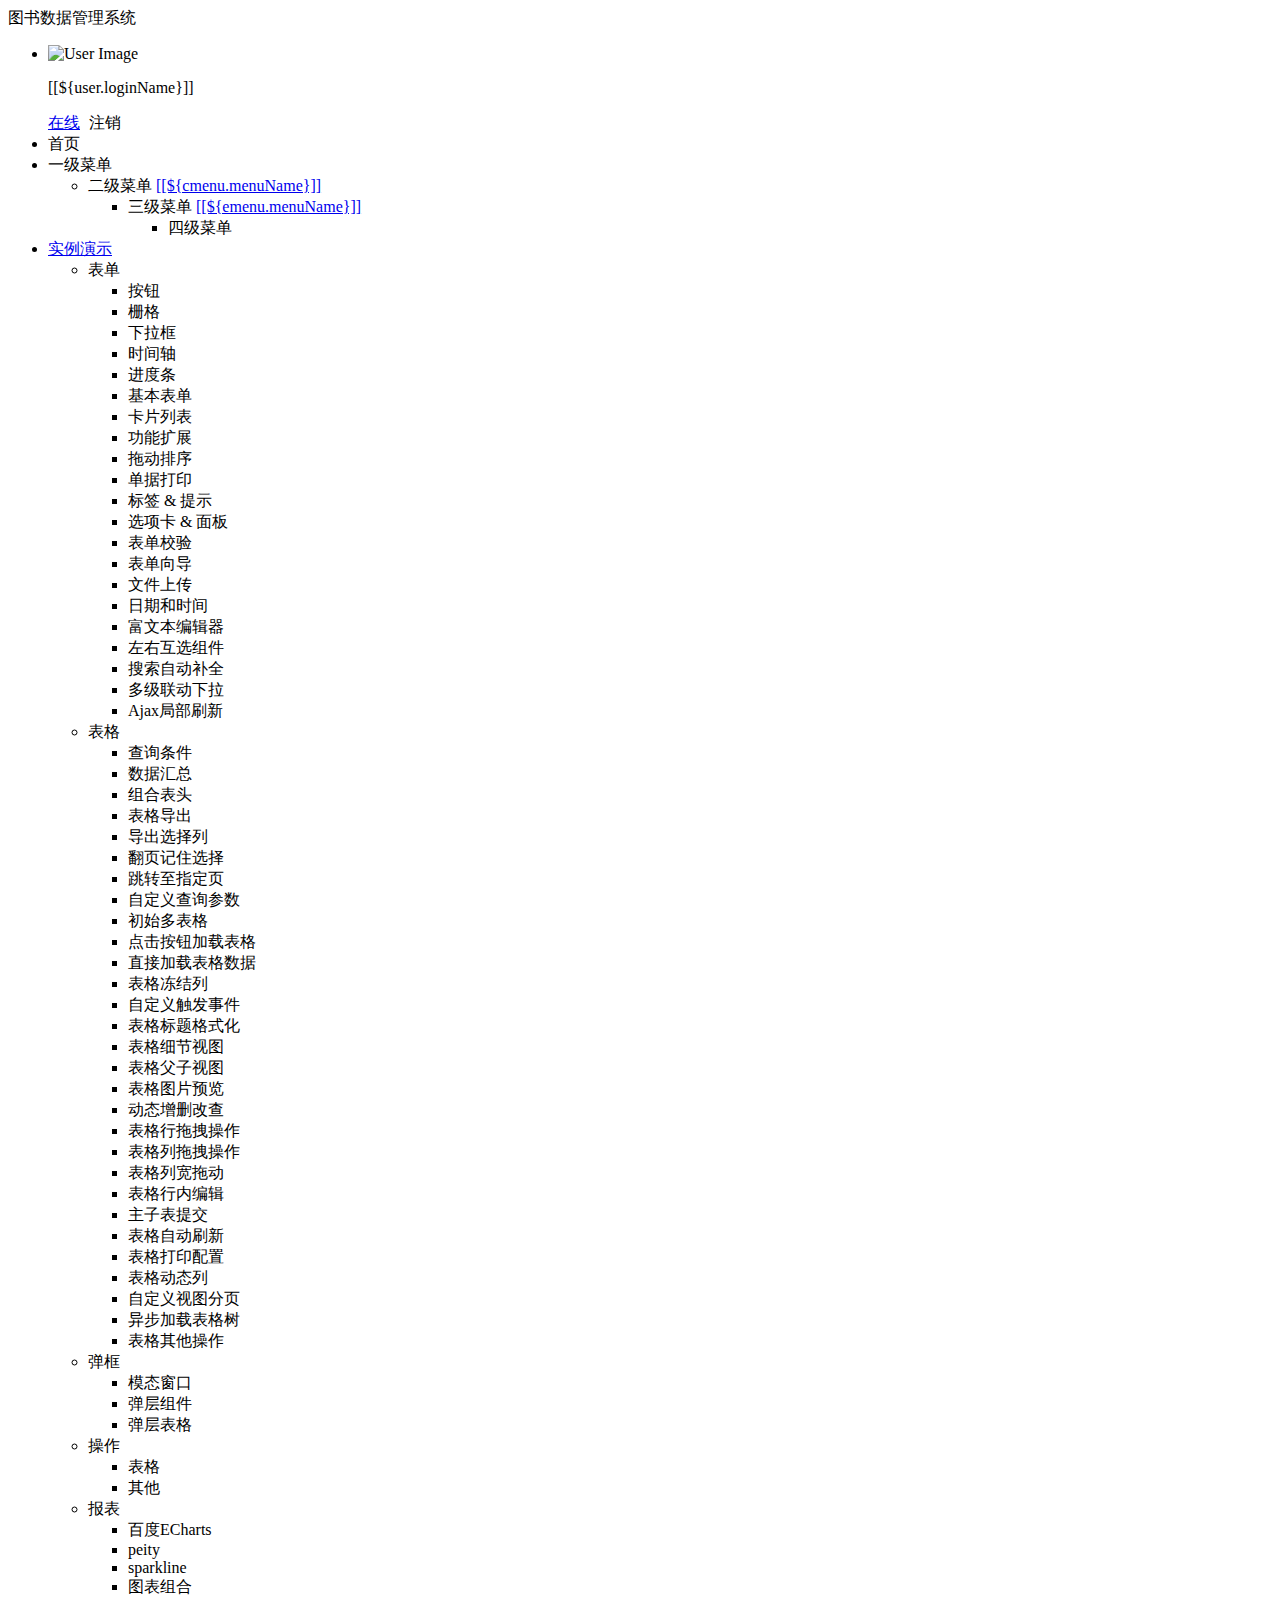
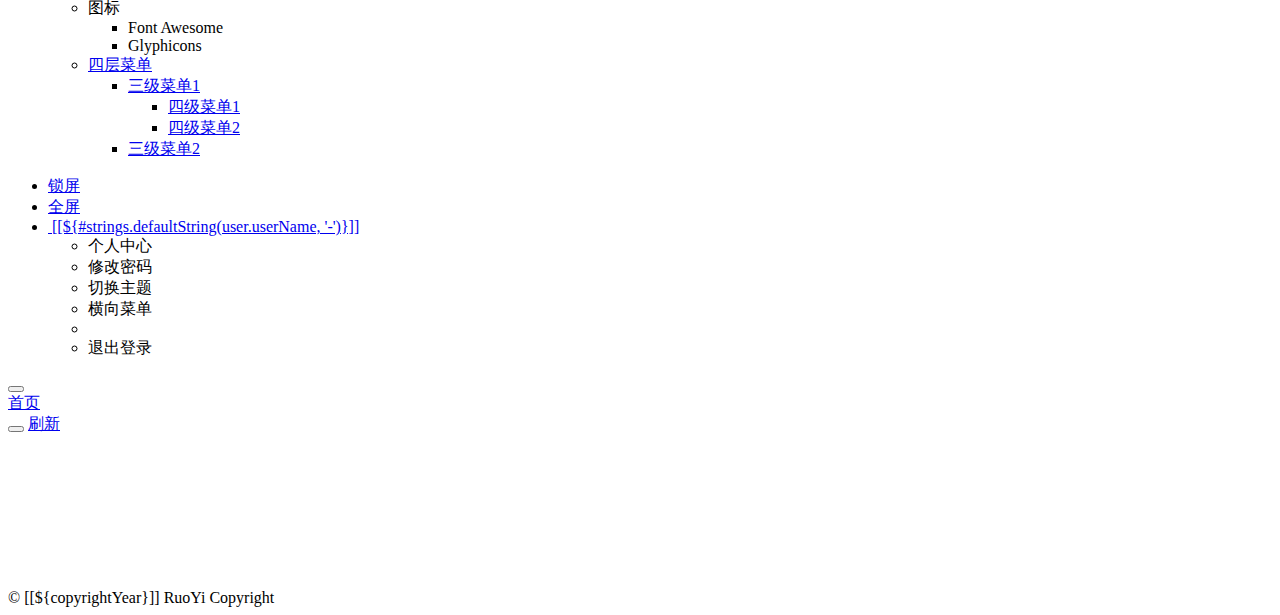
<file: target/classes/templates/index.html>
<!DOCTYPE html>
<html  lang="zh" xmlns:th="http://www.thymeleaf.org">
<head>
    <meta charset="utf-8">
    <meta name="viewport" content="width=device-width, initial-scale=1.0">
    <meta name="renderer" content="webkit">
    <title>管理系统首页</title>
    <!-- 避免IE使用兼容模式 -->
 	<meta http-equiv="X-UA-Compatible" content="IE=edge">
    <link th:href="@{favicon.ico}" rel="shortcut icon"/>
    <link th:href="@{/css/bootstrap.min.css}" rel="stylesheet"/>
    <link th:href="@{/css/jquery.contextMenu.min.css}" rel="stylesheet"/>
    <link th:href="@{/css/font-awesome.min.css}" rel="stylesheet"/>
    <link th:href="@{/css/animate.min.css}" rel="stylesheet"/>
    <link th:href="@{/css/style.min.css}" rel="stylesheet"/>
    <link th:href="@{/css/skins.css}" rel="stylesheet"/>
    <link th:href="@{/ruoyi/css/ry-ui.css?v=4.7.8}" rel="stylesheet"/>
</head>
<body class="fixed-sidebar full-height-layout gray-bg" th:classappend="${isMobile} ? 'canvas-menu'" style="overflow: hidden">
<div id="wrapper">

    <!--左侧导航开始-->
    <nav class="navbar-default navbar-static-side" role="navigation">
        <div class="nav-close">
            <i class="fa fa-times-circle"></i>
        </div>
        <a th:href="@{/index}">
            <li class="logo hidden-xs">
                <span class="logo-lg">图书数据管理系统</span>
            </li>
         </a>
        <div class="sidebar-collapse">
            <ul class="nav" id="side-menu">
            	<li>
            		<div class="user-panel">
            			<a class="menuItem noactive" title="个人中心" th:href="@{/system/user/profile}">
            				<div class="hide" th:text="个人中心"></div>
					        <div class="pull-left image">
		                    	<img th:src="(${#strings.isEmpty(user.avatar)}) ? @{/img/profile.jpg} : @{${user.avatar}}" th:onerror="this.src='img/profile.jpg'" class="img-circle" alt="User Image">
					        </div>
				        </a>
				        <div class="pull-left info">
				          <p>[[${user.loginName}]]</p>
				          <a href="javascript:;"><i class="fa fa-circle text-success"></i> 在线</a>
				          <a th:href="@{logout}" style="padding-left:5px;"><i class="fa fa-sign-out text-danger"></i> 注销</a>
				        </div>
				    </div>
            	</li>
                <li>
                    <a class="menuItem" th:href="@{/system/main}"><i class="fa fa-home"></i> <span class="nav-label">首页</span> </a>
                </li>
                <li th:each="menu : ${menus}">
                	<a th:class="@{${!#strings.isEmpty(menu.url) && menu.url != '#'} ? ${menu.target}}" th:href="@{${#strings.isEmpty(menu.url)} ? |#| : ${menu.url}}" th:data-refresh="${menu.isRefresh == '0'}">
                		<i class="fa fa-bar-chart-o" th:class="${menu.icon}"></i>
                    	<span class="nav-label" th:text="${menu.menuName}">一级菜单</span>
                    	<span th:class="${#strings.isEmpty(menu.url) || menu.url == '#'} ? |fa arrow|"></span>
                	</a>
                    <ul class="nav nav-second-level collapse">
						<li th:each="cmenu : ${menu.children}">
							<a th:if="${#lists.isEmpty(cmenu.children)}" th:class="${#strings.isEmpty(cmenu.target)} ? |menuItem| : ${cmenu.target}" th:utext="${cmenu.menuName}" th:href="@{${cmenu.url}}" th:data-refresh="${cmenu.isRefresh == '0'}">二级菜单</a>
							<a th:if="${not #lists.isEmpty(cmenu.children)}" href="javascript:;">[[${cmenu.menuName}]]<span class="fa arrow"></span></a>
							<ul th:if="${not #lists.isEmpty(cmenu.children)}" class="nav nav-third-level">
								<li th:each="emenu : ${cmenu.children}">
								    <a th:if="${#lists.isEmpty(emenu.children)}" th:class="${#strings.isEmpty(emenu.target)} ? |menuItem| : ${emenu.target}" th:text="${emenu.menuName}" th:href="@{${emenu.url}}" th:data-refresh="${emenu.isRefresh == '0'}">三级菜单</a>
								    <a th:if="${not #lists.isEmpty(emenu.children)}" href="javascript:;">[[${emenu.menuName}]]<span class="fa arrow"></span></a>
								    <ul th:if="${not #lists.isEmpty(emenu.children)}" class="nav nav-four-level">
								      	<li th:each="fmenu : ${emenu.children}"><a th:if="${#lists.isEmpty(fmenu.children)}" th:class="${#strings.isEmpty(fmenu.target)} ? |menuItem| : ${fmenu.target}" th:text="${fmenu.menuName}" th:href="@{${fmenu.url}}" th:data-refresh="${fmenu.isRefresh == '0'}">四级菜单</a></li>
								    </ul>
								</li>
							</ul>
						</li>
					</ul>
                </li>
                <li th:if="${demoEnabled}">
                    <a href="javascript:;"><i class="fa fa-desktop"></i><span class="nav-label">实例演示</span><span class="fa arrow"></span></a>
                    <ul class="nav nav-second-level collapse">
                        <li> <a>表单<span class="fa arrow"></span></a>
                            <ul class="nav nav-third-level">
								<li><a class="menuItem" th:href="@{/demo/form/button}">按钮</a></li>
								<li><a class="menuItem" th:href="@{/demo/form/grid}">栅格</a></li>
								<li><a class="menuItem" th:href="@{/demo/form/select}">下拉框</a></li>
								<li><a class="menuItem" th:href="@{/demo/form/timeline}">时间轴</a></li>
								<li><a class="menuItem" th:href="@{/demo/form/progress_bars}">进度条</a></li>
								<li><a class="menuItem" th:href="@{/demo/form/basic}">基本表单</a></li>
								<li><a class="menuItem" th:href="@{/demo/form/cards}">卡片列表</a></li>
								<li><a class="menuItem" th:href="@{/demo/form/jasny}">功能扩展</a></li>
								<li><a class="menuItem" th:href="@{/demo/form/sortable}">拖动排序</a></li>
								<li><a class="menuItem" th:href="@{/demo/form/invoice}">单据打印</a></li>
								<li><a class="menuItem" th:href="@{/demo/form/labels_tips}">标签 & 提示</a></li>
								<li><a class="menuItem" th:href="@{/demo/form/tabs_panels}">选项卡 & 面板</a></li>
								<li><a class="menuItem" th:href="@{/demo/form/validate}">表单校验</a></li>
								<li><a class="menuItem" th:href="@{/demo/form/wizard}">表单向导</a></li>
								<li><a class="menuItem" th:href="@{/demo/form/upload}">文件上传</a></li>
								<li><a class="menuItem" th:href="@{/demo/form/datetime}">日期和时间</a></li>
								<li><a class="menuItem" th:href="@{/demo/form/summernote}">富文本编辑器</a></li>
								<li><a class="menuItem" th:href="@{/demo/form/duallistbox}">左右互选组件</a></li>
								<li><a class="menuItem" th:href="@{/demo/form/autocomplete}">搜索自动补全</a></li>
								<li><a class="menuItem" th:href="@{/demo/form/cxselect}">多级联动下拉</a></li>
								<li><a class="menuItem" th:href="@{/demo/form/localrefresh}">Ajax局部刷新</a></li>
							</ul>
                        </li>
                        <li> <a>表格<span class="fa arrow"></span></a>
                            <ul class="nav nav-third-level">
								<li><a class="menuItem" th:href="@{/demo/table/search}">查询条件</a></li>
								<li><a class="menuItem" th:href="@{/demo/table/footer}">数据汇总</a></li>
								<li><a class="menuItem" th:href="@{/demo/table/groupHeader}">组合表头</a></li>
								<li><a class="menuItem" th:href="@{/demo/table/export}">表格导出</a></li>
								<li><a class="menuItem" th:href="@{/demo/table/exportSelected}">导出选择列</a></li>
								<li><a class="menuItem" th:href="@{/demo/table/remember}">翻页记住选择</a></li>
								<li><a class="menuItem" th:href="@{/demo/table/pageGo}">跳转至指定页</a></li>
								<li><a class="menuItem" th:href="@{/demo/table/params}">自定义查询参数</a></li>
								<li><a class="menuItem" th:href="@{/demo/table/multi}">初始多表格</a></li>
								<li><a class="menuItem" th:href="@{/demo/table/button}">点击按钮加载表格</a></li>
								<li><a class="menuItem" th:href="@{/demo/table/data}">直接加载表格数据</a></li>
								<li><a class="menuItem" th:href="@{/demo/table/fixedColumns}">表格冻结列</a></li>
								<li><a class="menuItem" th:href="@{/demo/table/event}">自定义触发事件</a></li>
								<li><a class="menuItem" th:href="@{/demo/table/headerStyle}">表格标题格式化</a></li>
								<li><a class="menuItem" th:href="@{/demo/table/detail}">表格细节视图</a></li>
								<li><a class="menuItem" th:href="@{/demo/table/child}">表格父子视图</a></li>
								<li><a class="menuItem" th:href="@{/demo/table/image}">表格图片预览</a></li>
								<li><a class="menuItem" th:href="@{/demo/table/curd}">动态增删改查</a></li>
								<li><a class="menuItem" th:href="@{/demo/table/reorderRows}">表格行拖拽操作</a></li>
								<li><a class="menuItem" th:href="@{/demo/table/reorderColumns}">表格列拖拽操作</a></li>
								<li><a class="menuItem" th:href="@{/demo/table/resizable}">表格列宽拖动</a></li>
								<li><a class="menuItem" th:href="@{/demo/table/editable}">表格行内编辑</a></li>
								<li><a class="menuItem" th:href="@{/demo/table/subdata}">主子表提交</a></li>
								<li><a class="menuItem" th:href="@{/demo/table/refresh}">表格自动刷新</a></li>
								<li><a class="menuItem" th:href="@{/demo/table/print}">表格打印配置</a></li>
								<li><a class="menuItem" th:href="@{/demo/table/dynamicColumns}">表格动态列</a></li>
								<li><a class="menuItem" th:href="@{/demo/table/customView}">自定义视图分页</a></li>
								<li><a class="menuItem" th:href="@{/demo/table/asynTree}">异步加载表格树</a></li>
								<li><a class="menuItem" th:href="@{/demo/table/other}">表格其他操作</a></li>
							</ul>
                        </li>
                        <li> <a>弹框<span class="fa arrow"></span></a>
                            <ul class="nav nav-third-level">
								<li><a class="menuItem" th:href="@{/demo/modal/dialog}">模态窗口</a></li>
								<li><a class="menuItem" th:href="@{/demo/modal/layer}">弹层组件</a></li>
								<li><a class="menuItem" th:href="@{/demo/modal/table}">弹层表格</a></li>
							</ul>
                        </li>
                        <li> <a>操作<span class="fa arrow"></span></a>
                            <ul class="nav nav-third-level">
								<li><a class="menuItem" th:href="@{/demo/operate/table}">表格</a></li>
								<li><a class="menuItem" th:href="@{/demo/operate/other}">其他</a></li>
							</ul>
                        </li>
                        <li> <a>报表<span class="fa arrow"></span></a>
                            <ul class="nav nav-third-level">
								<li><a class="menuItem" th:href="@{/demo/report/echarts}">百度ECharts</a></li>
								<li><a class="menuItem" th:href="@{/demo/report/peity}">peity</a></li>
								<li><a class="menuItem" th:href="@{/demo/report/sparkline}">sparkline</a></li>
								<li><a class="menuItem" th:href="@{/demo/report/metrics}">图表组合</a></li>
							</ul>
                        </li>
                        <li> <a>图标<span class="fa arrow"></span></a>
                            <ul class="nav nav-third-level">
								<li><a class="menuItem" th:href="@{/demo/icon/fontawesome}">Font Awesome</a></li>
								<li><a class="menuItem" th:href="@{/demo/icon/glyphicons}">Glyphicons</a></li>
							</ul>
                        </li>
                        <li>
	                        <a href="javascript:;"><i class="fa fa-sitemap"></i>四层菜单<span class="fa arrow"></span></a>
	                        <ul class="nav nav-third-level collapse">
	                            <li>
	                                <a href="javascript:;" id="damian">三级菜单1<span class="fa arrow"></span></a>
	                                <ul class="nav nav-third-level">
	                                    <li>
	                                        <a href="javascript:;">四级菜单1</a>
	                                    </li>
	                                    <li>
	                                        <a href="javascript:;">四级菜单2</a>
	                                    </li>
	                                </ul>
	                            </li>
	                            <li><a href="javascript:;">三级菜单2</a></li>
	                        </ul>
	                    </li>
                    </ul>
                </li>
            </ul>
        </div>
    </nav>
    <!--左侧导航结束-->

    <!--右侧部分开始-->
    <div id="page-wrapper" class="gray-bg dashbard-1">
        <div class="row border-bottom">
            <nav class="navbar navbar-static-top" role="navigation" style="margin-bottom: 0">
                <div class="navbar-header">
                    <a class="navbar-minimalize minimalize-styl-2" style="color:#FFF;" href="javascript:;" title="收起菜单">
                    	<i class="fa fa-bars"></i>
                    </a>
                </div>
                <ul class="nav navbar-top-links navbar-right welcome-message">
<!--                    <li><a data-toggle="tooltip" data-trigger="hover" data-placement="bottom" title="开发文档" href="http://doc.ruoyi.vip/ruoyi" target="_blank"><i class="fa fa-question-circle"></i> 文档</a></li>-->
                    <li><a data-toggle="tooltip" data-trigger="hover" data-placement="bottom" title="锁定屏幕" href="javascript:;" id="lockScreen"><i class="fa fa-lock"></i> 锁屏</a></li>
	                <li><a data-toggle="tooltip" data-trigger="hover" data-placement="bottom" title="全屏显示" href="javascript:;" id="fullScreen"><i class="fa fa-arrows-alt"></i> 全屏</a></li>
                    <li class="dropdown user-menu">
						<a href="javascript:void(0)" class="dropdown-toggle" data-hover="dropdown">
							<img th:src="(${#strings.isEmpty(user.avatar)}) ? @{/img/profile.jpg} : @{${user.avatar}}" th:onerror="this.src='img/profile.jpg'" class="user-image">
							<span class="hidden-xs">[[${#strings.defaultString(user.userName, '-')}]]</span>
						</a>
						<ul class="dropdown-menu">
							<li class="mt5">
								<a th:href="@{/system/user/profile}" class="menuItem noactive">
								<i class="fa fa-user"></i> 个人中心</a>
							</li>
							<li>
								<a onclick="resetPwd()">
								<i class="fa fa-key"></i> 修改密码</a>
							</li>
							<li>
								<a onclick="switchSkin()">
								<i class="fa fa-dashboard"></i> 切换主题</a>
							</li>
							<li>
								<a onclick="toggleMenu()">
								<i class="fa fa-toggle-off"></i> 横向菜单</a>
							</li>
							<li class="divider"></li>
							<li>
								<a th:href="@{logout}">
								<i class="fa fa-sign-out"></i> 退出登录</a>
							</li>
						</ul>
					</li>
                </ul>
            </nav>
        </div>
        <div class="row content-tabs" th:classappend="${#bools.isFalse(tagsView)} ? |hide|">
            <button class="roll-nav roll-left tabLeft">
                <i class="fa fa-backward"></i>
            </button>
            <nav class="page-tabs menuTabs">
                <div class="page-tabs-content">
                    <a href="javascript:;" class="active menuTab" th:data-id="@{/system/main}">首页</a>
                </div>
            </nav>
            <button class="roll-nav roll-right tabRight">
                <i class="fa fa-forward"></i>
            </button>
            <a href="javascript:void(0);" class="roll-nav roll-right tabReload"><i class="fa fa-refresh"></i> 刷新</a>
        </div>

        <a id="ax_close_max" class="ax_close_max" href="javascript:;" title="关闭全屏"> <i class="fa fa-times-circle-o"></i> </a>

        <div class="row mainContent" id="content-main" th:classappend="${mainClass}">
            <iframe class="RuoYi_iframe" name="iframe0" width="100%" height="100%" th:data-id="@{/system/main}"
                th:src="@{/system/main}" frameborder="0" seamless></iframe>
        </div>

        <div th:if="${footer}" class="footer">
            <div class="pull-right">© [[${copyrightYear}]] RuoYi Copyright </div>
        </div>
    </div>
    <!--右侧部分结束-->
</div>
<!-- 全局js -->
<script th:src="@{/js/jquery.min.js}"></script>
<script th:src="@{/js/bootstrap.min.js}"></script>
<script th:src="@{/js/plugins/metisMenu/jquery.metisMenu.js}"></script>
<script th:src="@{/js/plugins/slimscroll/jquery.slimscroll.min.js}"></script>
<script th:src="@{/js/jquery.contextMenu.min.js}"></script>
<script th:src="@{/ajax/libs/blockUI/jquery.blockUI.js}"></script>
<script th:src="@{/ajax/libs/layer/layer.min.js}"></script>
<script th:src="@{/ruoyi/js/ry-ui.js?v=4.7.8}"></script>
<script th:src="@{/ruoyi/js/common.js?v=4.7.8}"></script>
<script th:src="@{/ruoyi/index.js?v=20201208}"></script>
<script th:src="@{/ajax/libs/fullscreen/jquery.fullscreen.js}"></script>
<script th:inline="javascript">
window.history.forward(1);
var ctx = [[@{/}]]; 
var lockscreen = [[${session.lockscreen}]]; 
if(lockscreen){window.top.location=ctx+"lockscreen";}
// 皮肤缓存
var skin = storage.get("skin");
// history（表示去掉地址的#）否则地址以"#"形式展示
var mode = "history";
// 历史访问路径缓存
var historyPath = storage.get("historyPath");
// 是否页签与菜单联动
var isLinkage = true;
// 是否页签切换滚动到顶部
var isScrollToTop = true;

// 本地主题优先，未设置取系统配置
if($.common.isNotEmpty(skin)){
	$("body").addClass(skin.split('|')[0]);
	$("body").addClass(skin.split('|')[1]);
} else {
	$("body").addClass([[${sideTheme}]]);
	$("body").addClass([[${skinName}]]);
}

/* 用户管理-重置密码 */
function resetPwd() {
    var url = ctx + 'system/user/profile/resetPwd';
    $.modal.open("重置密码", url, '770', '380');
}

/* 切换主题 */
function switchSkin() {
    layer.open({
		type : 2,
		shadeClose : true,
		title : "切换主题",
		area : ["530px", "386px"],
		content : [ctx + "system/switchSkin", 'no']
	})
}

/* 切换菜单 */
function toggleMenu() {
	$.modal.confirm("确认要切换成横向菜单吗？", function() {
		$.get(ctx + 'system/menuStyle/topnav', function(result) {
            window.location.reload();
	    });
	})
}

/** 刷新时访问路径页签 */
function applyPath(url) {
	$('a[href$="' + decodeURI(url) + '"]').click();
	if (!$('a[href$="' + url + '"]').hasClass("noactive")) {
	    $('a[href$="' + url + '"]').parent("li").addClass("selected").parents("li").addClass("active").end().parents("ul").addClass("in");
	}
}

$(function() {
	var lockPath = storage.get('lockPath');
	if($.common.equals("history", mode) && window.performance.navigation.type == 1) {
		var url = storage.get('publicPath');
	    if ($.common.isNotEmpty(url)) {
	    	applyPath(url);
	    }
	} else if($.common.isNotEmpty(lockPath)) {
	    applyPath(lockPath);
	    storage.remove('lockPath');
	} else {
		var hash = location.hash;
	    if ($.common.isNotEmpty(hash)) {
	        var url = hash.substring(1, hash.length);
	        applyPath(url);
	    } else {
	    	if($.common.equals("history", mode)) {
	    		storage.set('publicPath', "");
	    	}
	    }
	}
	
	/* 初始密码提示 */
	if([[${isDefaultModifyPwd}]]) {
		layer.confirm("您的密码还是初始密码，请修改密码！", {
			icon: 0,
			title: "安全提示",
			btn: ['确认'	, '取消'],
			offset: ['30%']
		}, function (index) {
			resetPwd();
			layer.close(index);
		});
	}
	
	/* 过期密码提示 */
	if([[${isPasswordExpired}]]) {
		layer.confirm("您的密码已过期，请尽快修改密码！", {
			icon: 0,
			title: "安全提示",
			btn: ['确认'	, '取消'],
			offset: ['30%']
		}, function (index) {
			resetPwd();
			layer.close(index);
		});
	}
	$("[data-toggle='tooltip']").tooltip();
});
</script>
</body>
</html>
</file>
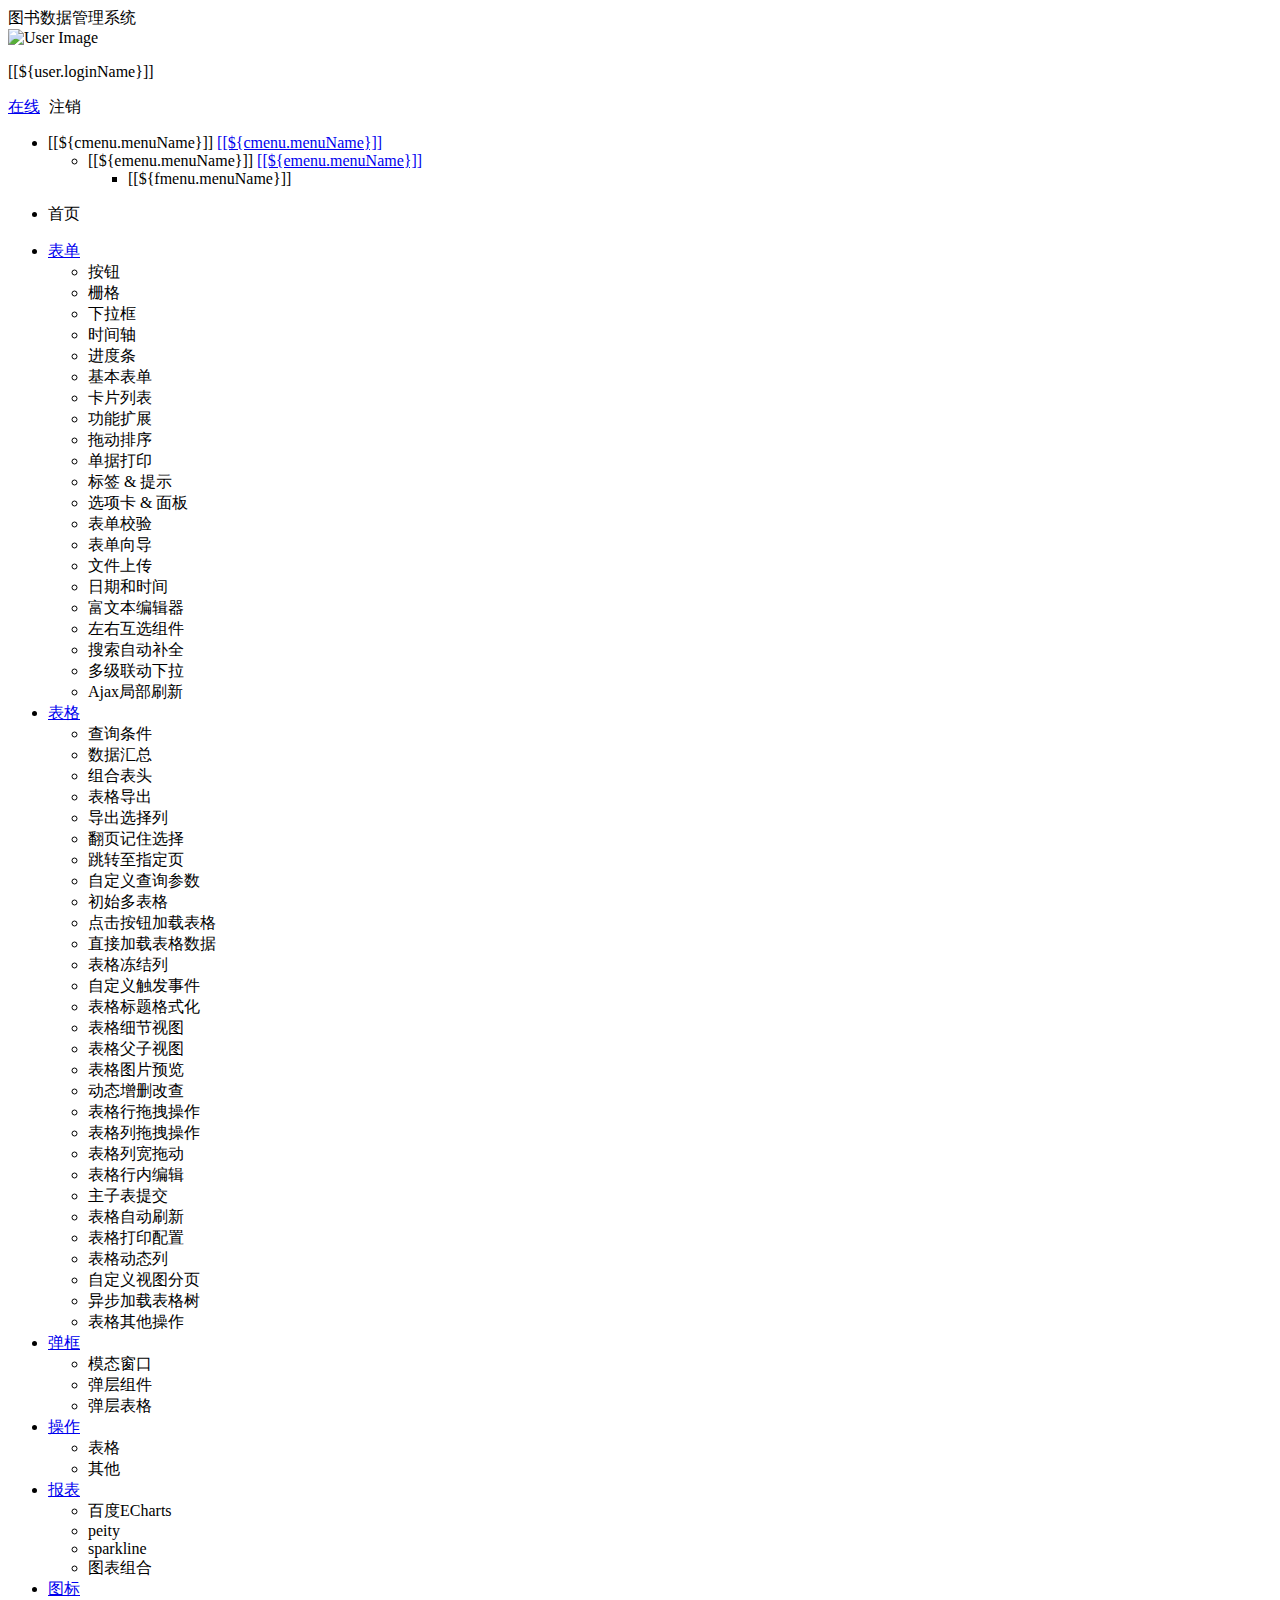
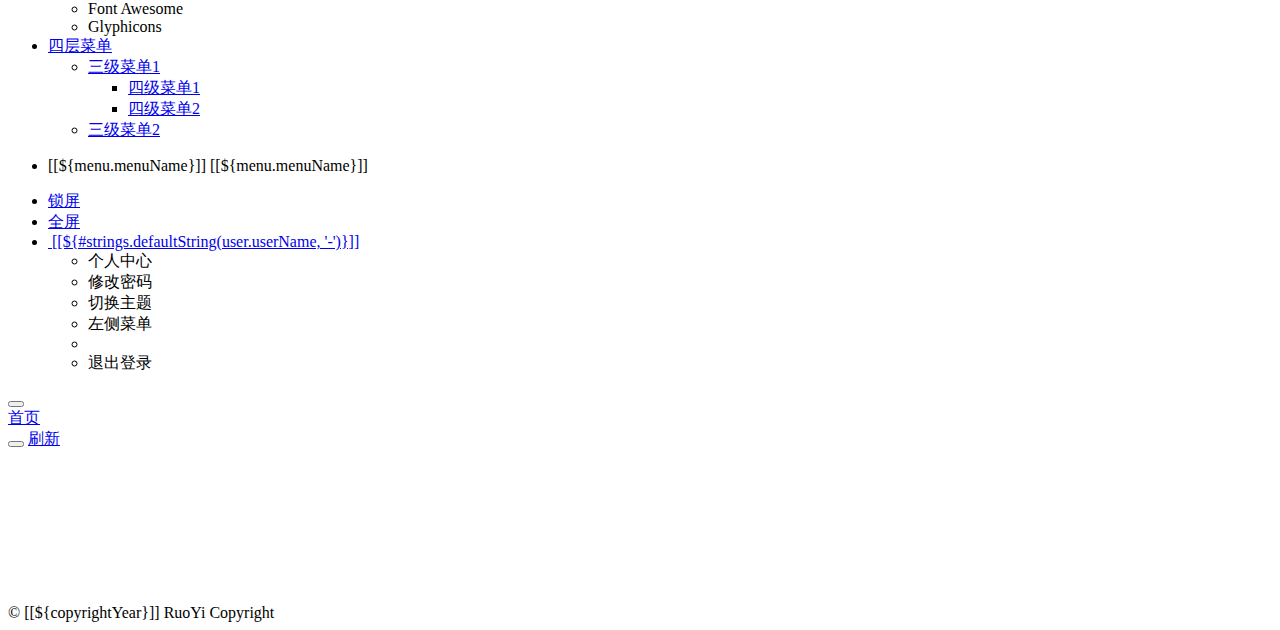
<file: target/classes/templates/index-topnav.html>
<!DOCTYPE html>
<html  lang="zh" xmlns:th="http://www.thymeleaf.org">
<head>
    <meta charset="utf-8">
    <meta name="viewport" content="width=device-width, initial-scale=1.0">
    <meta name="renderer" content="webkit">
    <title>管理系统首页</title>
    <!-- 避免IE使用兼容模式 -->
 	<meta http-equiv="X-UA-Compatible" content="IE=edge">
    <link th:href="@{favicon.ico}" rel="shortcut icon"/>
    <link th:href="@{/css/bootstrap.min.css}" rel="stylesheet"/>
    <link th:href="@{/css/jquery.contextMenu.min.css}" rel="stylesheet"/>
    <link th:href="@{/css/font-awesome.min.css}" rel="stylesheet"/>
    <link th:href="@{/css/animate.min.css}" rel="stylesheet"/>
    <link th:href="@{/css/style.min.css}" rel="stylesheet"/>
    <link th:href="@{/css/skins.css?v=20200902}" rel="stylesheet"/>
    <link th:href="@{/ruoyi/css/ry-ui.css?v=4.7.8}" rel="stylesheet"/>
    <style type="text/css">.fixed-sidebar .nav:not(.navbar-toolbar)>li.active{border-left:0px!important;}</style>
</head>
<body class="fixed-sidebar full-height-layout gray-bg" th:classappend="${isMobile} ? 'canvas-menu'" style="overflow: hidden">
<div id="wrapper">

    <!--左侧导航开始-->
    <nav class="navbar-default navbar-static-side" role="navigation">
        <div class="nav-close">
            <i class="fa fa-times-circle"></i>
        </div>
        <a th:href="@{/index}">
            <li class="logo hidden-xs">
                <span class="logo-lg">图书数据管理系统</span>
            </li>
         </a>
        <div class="sidebar-collapse tab-content" id="side-menu">
			<div class="user-panel">
				<a class="menuItem noactive" title="个人中心" th:href="@{/system/user/profile}">
					<div class="hide" th:text="个人中心"></div>
					<div class="pull-left image">
						<img th:src="(${#strings.isEmpty(user.avatar)}) ? @{/img/profile.jpg} : @{${user.avatar}}" th:onerror="this.src='img/profile.jpg'" class="img-circle" alt="User Image">
					</div>
				</a>
				<div class="pull-left info">
				  <p>[[${user.loginName}]]</p>
				  <a href="javascript:;"><i class="fa fa-circle text-success"></i> 在线</a>
				  <a th:href="@{logout}" style="padding-left:5px;"><i class="fa fa-sign-out text-danger"></i> 注销</a>
				</div>
			</div>
			
            <!-- 左侧菜单 -->
			<th:block th:each="menu : ${menus}">
			<div class="tab-pane fade height-full" th:id="|menu_${menu.menuId}|">
			  <ul class="nav">
                <li th:each="cmenu : ${menu.children}">
			      <a class="menu-content" th:if="${#lists.isEmpty(cmenu.children)}" th:href="@{${cmenu.url}}" th:classappend="${#strings.isEmpty(cmenu.target)} ? |menuItem| : ${cmenu.target}" th:data-refresh="${cmenu.isRefresh == '0'}">
			        <i th:class="${cmenu.icon} + ' fa-fw'"></i> <span class="nav-label">[[${cmenu.menuName}]]</span>
			      </a>
			      <a class="menu-content" th:if="${not #lists.isEmpty(cmenu.children)}" href="javascript:;">
			        <i th:class="${cmenu.icon} + ' fa-fw'"></i>
			        <span class="nav-label">[[${cmenu.menuName}]]</span>
			        <span class="fa arrow"></span>
                  </a>
				  <ul th:if="${not #lists.isEmpty(cmenu.children)}" class="nav nav-second-level collapse">
				    <li th:each="emenu : ${cmenu.children}">
				      <a th:if="${#lists.isEmpty(emenu.children)}" th:href="@{${emenu.url}}" th:class="${#strings.isEmpty(emenu.target)} ? |menuItem| : ${emenu.target}" th:data-refresh="${emenu.isRefresh == '0'}">
				        <i th:class="${emenu.icon} + ' fa-fw'"></i> 
				        [[${emenu.menuName}]]
				      </a>
				      <a th:if="${not #lists.isEmpty(emenu.children)}" href="javascript:;">
				        <i th:class="${emenu.icon} + ' fa-fw'"></i> 
				        [[${emenu.menuName}]]
				        <span class="fa arrow"></span>
				      </a>
				      <ul th:if="${not #lists.isEmpty(emenu.children)}" class="nav nav-third-level collapse">
				        <li th:each="fmenu : ${emenu.children}"><a th:if="${#lists.isEmpty(fmenu.children)}" th:class="${#strings.isEmpty(fmenu.target)} ? |menuItem| : ${fmenu.target}" th:href="@{${fmenu.url}}" th:data-refresh="${fmenu.isRefresh == '0'}">[[${fmenu.menuName}]]</a></li>
				      </ul>
				    </li>
				  </ul>
                </li>
			  </ul>
			</div>
			</th:block>
			
			<!-- 首页菜单 -->
			<div class="tab-pane fade height-full" id="index">
			  <ul class="nav">
			    <li>
			      <a class="menuItem" th:href="@{/system/main}">
			      <i class="fa fa-home"></i> <span class="nav-label">首页</span></a>
			    </li>
			  </ul>
			</div>
			
            <!-- 实例演示菜单 -->
			<div class="tab-pane fade height-full" id="demo" th:if="${demoEnabled}">
			  <ul class="nav">
			    <li>
			      <a href="javascript:;"><i class="fa fa-edit"></i> <span class="nav-label">表单</span><span class="fa arrow"></span></a>
			      <ul class="nav nav-second-level collapse">
					<li><a class="menuItem" th:href="@{/demo/form/button}">按钮</a></li>
					<li><a class="menuItem" th:href="@{/demo/form/grid}">栅格</a></li>
					<li><a class="menuItem" th:href="@{/demo/form/select}">下拉框</a></li>
					<li><a class="menuItem" th:href="@{/demo/form/timeline}">时间轴</a></li>
					<li><a class="menuItem" th:href="@{/demo/form/progress_bars}">进度条</a></li>
					<li><a class="menuItem" th:href="@{/demo/form/basic}">基本表单</a></li>
					<li><a class="menuItem" th:href="@{/demo/form/cards}">卡片列表</a></li>
					<li><a class="menuItem" th:href="@{/demo/form/jasny}">功能扩展</a></li>
					<li><a class="menuItem" th:href="@{/demo/form/sortable}">拖动排序</a></li>
					<li><a class="menuItem" th:href="@{/demo/form/invoice}">单据打印</a></li>
					<li><a class="menuItem" th:href="@{/demo/form/labels_tips}">标签 & 提示</a></li>
					<li><a class="menuItem" th:href="@{/demo/form/tabs_panels}">选项卡 & 面板</a></li>
					<li><a class="menuItem" th:href="@{/demo/form/validate}">表单校验</a></li>
					<li><a class="menuItem" th:href="@{/demo/form/wizard}">表单向导</a></li>
					<li><a class="menuItem" th:href="@{/demo/form/upload}">文件上传</a></li>
					<li><a class="menuItem" th:href="@{/demo/form/datetime}">日期和时间</a></li>
					<li><a class="menuItem" th:href="@{/demo/form/summernote}">富文本编辑器</a></li>
					<li><a class="menuItem" th:href="@{/demo/form/duallistbox}">左右互选组件</a></li>
					<li><a class="menuItem" th:href="@{/demo/form/autocomplete}">搜索自动补全</a></li>
					<li><a class="menuItem" th:href="@{/demo/form/cxselect}">多级联动下拉</a></li>
					<li><a class="menuItem" th:href="@{/demo/form/localrefresh}">Ajax局部刷新</a></li>
			      </ul>
			    </li>
			    <li>
			      <a href="javascript:;"><i class="fa fa-table"></i> <span class="nav-label">表格</span><span class="fa arrow"></span></a>
			      <ul class="nav nav-second-level collapse">
					<li><a class="menuItem" th:href="@{/demo/table/search}">查询条件</a></li>
					<li><a class="menuItem" th:href="@{/demo/table/footer}">数据汇总</a></li>
					<li><a class="menuItem" th:href="@{/demo/table/groupHeader}">组合表头</a></li>
					<li><a class="menuItem" th:href="@{/demo/table/export}">表格导出</a></li>
					<li><a class="menuItem" th:href="@{/demo/table/exportSelected}">导出选择列</a></li>
					<li><a class="menuItem" th:href="@{/demo/table/remember}">翻页记住选择</a></li>
					<li><a class="menuItem" th:href="@{/demo/table/pageGo}">跳转至指定页</a></li>
					<li><a class="menuItem" th:href="@{/demo/table/params}">自定义查询参数</a></li>
					<li><a class="menuItem" th:href="@{/demo/table/multi}">初始多表格</a></li>
					<li><a class="menuItem" th:href="@{/demo/table/button}">点击按钮加载表格</a></li>
					<li><a class="menuItem" th:href="@{/demo/table/data}">直接加载表格数据</a></li>
					<li><a class="menuItem" th:href="@{/demo/table/fixedColumns}">表格冻结列</a></li>
					<li><a class="menuItem" th:href="@{/demo/table/event}">自定义触发事件</a></li>
					<li><a class="menuItem" th:href="@{/demo/table/headerStyle}">表格标题格式化</a></li>
					<li><a class="menuItem" th:href="@{/demo/table/detail}">表格细节视图</a></li>
					<li><a class="menuItem" th:href="@{/demo/table/child}">表格父子视图</a></li>
					<li><a class="menuItem" th:href="@{/demo/table/image}">表格图片预览</a></li>
					<li><a class="menuItem" th:href="@{/demo/table/curd}">动态增删改查</a></li>
					<li><a class="menuItem" th:href="@{/demo/table/reorderRows}">表格行拖拽操作</a></li>
					<li><a class="menuItem" th:href="@{/demo/table/reorderColumns}">表格列拖拽操作</a></li>
					<li><a class="menuItem" th:href="@{/demo/table/resizable}">表格列宽拖动</a></li>
					<li><a class="menuItem" th:href="@{/demo/table/editable}">表格行内编辑</a></li>
					<li><a class="menuItem" th:href="@{/demo/table/subdata}">主子表提交</a></li>
					<li><a class="menuItem" th:href="@{/demo/table/refresh}">表格自动刷新</a></li>
					<li><a class="menuItem" th:href="@{/demo/table/print}">表格打印配置</a></li>
					<li><a class="menuItem" th:href="@{/demo/table/dynamicColumns}">表格动态列</a></li>
					<li><a class="menuItem" th:href="@{/demo/table/customView}">自定义视图分页</a></li>
					<li><a class="menuItem" th:href="@{/demo/table/asynTree}">异步加载表格树</a></li>
					<li><a class="menuItem" th:href="@{/demo/table/other}">表格其他操作</a></li>
			      </ul>
			    </li>
			    <li>
			      <a href="javascript:;"><i class="fa fa-flask"></i> <span class="nav-label">弹框</span><span class="fa arrow"></span></a>
			      <ul class="nav nav-second-level collapse">
					<li><a class="menuItem" th:href="@{/demo/modal/dialog}">模态窗口</a></li>
					<li><a class="menuItem" th:href="@{/demo/modal/layer}">弹层组件</a></li>
					<li><a class="menuItem" th:href="@{/demo/modal/table}">弹层表格</a></li>
			      </ul>
			    </li>
			    <li>
			      <a href="javascript:;"><i class="fa fa-wpforms"></i> <span class="nav-label">操作</span><span class="fa arrow"></span></a>
			      <ul class="nav nav-second-level collapse">
					<li><a class="menuItem" th:href="@{/demo/operate/table}">表格</a></li>
					<li><a class="menuItem" th:href="@{/demo/operate/other}">其他</a></li>
			      </ul>
			    </li>
			    <li>
			      <a href="javascript:;"><i class="fa fa-bar-chart-o"></i> <span class="nav-label">报表</span><span class="fa arrow"></span></a>
			      <ul class="nav nav-second-level collapse">
					<li><a class="menuItem" th:href="@{/demo/report/echarts}">百度ECharts</a></li>
					<li><a class="menuItem" th:href="@{/demo/report/peity}">peity</a></li>
					<li><a class="menuItem" th:href="@{/demo/report/sparkline}">sparkline</a></li>
					<li><a class="menuItem" th:href="@{/demo/report/metrics}">图表组合</a></li>
			      </ul>
			    </li>
			    <li>
			      <a href="javascript:;"><i class="fa fa-book"></i> <span class="nav-label">图标</span><span class="fa arrow"></span></a>
			      <ul class="nav nav-second-level collapse">
					<li><a class="menuItem" th:href="@{/demo/icon/fontawesome}">Font Awesome</a></li>
					<li><a class="menuItem" th:href="@{/demo/icon/glyphicons}">Glyphicons</a></li>
			      </ul>
			    </li>
			    <li>
			      <a href="javascript:;"><i class="fa fa-navicon"></i> <span class="nav-label">四层菜单</span><span class="fa arrow"></span></a>
			      <ul class="nav nav-second-level collapse">
					<li>
						<a href="javascript:;" id="damian">三级菜单1<span class="fa arrow"></span></a>
						<ul class="nav nav-third-level collapse">
							<li>
								<a href="javascript:;">四级菜单1</a>
							</li>
							<li>
								<a href="javascript:;">四级菜单2</a>
							</li>
						</ul>
					</li>
					<li><a href="javascript:;">三级菜单2</a></li>
			      </ul>
			    </li>
			  </ul>
			</div>
        </div>
    </nav>
    <!--左侧导航结束-->

    <!--右侧部分开始-->
    <div id="page-wrapper" class="gray-bg dashbard-1">
        <div class="row border-bottom">
            <nav class="navbar navbar-static-top" role="navigation" style="margin-bottom: 0">
                <div class="navbar-header">
                    <a class="navbar-minimalize minimalize-styl-2" style="color:#FFF;" href="javascript:;" title="收起菜单">
                    	<i class="fa fa-bars"></i>
                    </a>
                </div>
                <!-- 顶部栏 -->
                <div id="navMenu">
                  <ul class="nav navbar-toolbar nav-tabs navbar-left hidden-xs">
                    
                    <!-- 顶部菜单列表 -->
	                <th:block th:each="menu : ${menus}">
               	    <li role="presentation" th:id="|tab_${menu.menuId}|">
               	        <a th:if="${#lists.isEmpty(menu.children)}" data-toggle="tab" th:class="@{${!#strings.isEmpty(menu.target) && menu.target == 'menuBlank'} ? 'menuBlank' : 'menuItem noactive'}" th:href="@{${menu.url}}">
                            <i th:class="${menu.icon}"></i> <span>[[${menu.menuName}]]</span>
                        </a>	
                        <a th:if="${not #lists.isEmpty(menu.children)}" data-toggle="tab" th:class="@{${!#strings.isEmpty(menu.target) && menu.target == 'menuBlank'} ? 'menuBlank'}" th:href="@{${!#strings.isEmpty(menu.target) && menu.target == 'menuBlank'} ? @{${menu.url}} : |#menu_${menu.menuId}|}">
                            <i th:class="${menu.icon}"></i> <span>[[${menu.menuName}]]</span>
                        </a>
                    </li>
	                </th:block>

                    
<!--                    <li role="presentation" id="tab_demo" th:if="${demoEnabled}">-->
<!--                      <a data-toggle="tab" href="#demo">-->
<!--                        <i class="fa fa-desktop"></i> <span>实例演示</span>-->
<!--                      </a>-->
<!--                    </li>-->
				  </ul>
				</div>
                <!-- 右侧栏 -->
                <ul class="nav navbar-top-links navbar-right welcome-message">
<!--                    <li><a data-toggle="tooltip" data-trigger="hover" data-placement="bottom" title="开发文档" href="http://doc.ruoyi.vip/ruoyi" target="_blank"><i class="fa fa-question-circle"></i> 文档</a></li>-->
                    <li><a data-toggle="tooltip" data-trigger="hover" data-placement="bottom" title="锁定屏幕" href="javascript:;" id="lockScreen"><i class="fa fa-lock"></i> 锁屏</a></li>
	                <li><a data-toggle="tooltip" data-trigger="hover" data-placement="bottom" title="全屏显示" href="javascript:;" id="fullScreen"><i class="fa fa-arrows-alt"></i> 全屏</a></li>
                
                    <li class="dropdown user-menu">
						<a href="javascript:void(0)" class="dropdown-toggle" data-hover="dropdown">
							<img th:src="(${#strings.isEmpty(user.avatar)}) ? @{/img/profile.jpg} : @{${user.avatar}}" th:onerror="this.src='img/profile.jpg'" class="user-image">
							<span class="hidden-xs">[[${#strings.defaultString(user.userName, '-')}]]</span>
						</a>
						<ul class="dropdown-menu">
							<li class="mt5">
								<a th:href="@{/system/user/profile}" class="menuItem noactive">
								<i class="fa fa-user"></i> 个人中心</a>
							</li>
							<li>
								<a onclick="resetPwd()">
								<i class="fa fa-key"></i> 修改密码</a>
							</li>
							<li>
								<a onclick="switchSkin()">
								<i class="fa fa-dashboard"></i> 切换主题</a>
							</li>
							<li>
								<a onclick="toggleMenu()">
								<i class="fa fa-toggle-off"></i> 左侧菜单</a>
							</li>
							<li class="divider"></li>
							<li>
								<a th:href="@{logout}">
								<i class="fa fa-sign-out"></i> 退出登录</a>
							</li>
						</ul>
					</li>
                </ul>
            </nav>
        </div>
        <div class="row content-tabs" th:classappend="${#bools.isFalse(tagsView)} ? |hide|">
            <button class="roll-nav roll-left tabLeft">
                <i class="fa fa-backward"></i>
            </button>
            <nav class="page-tabs menuTabs">
                <div class="page-tabs-content">
                    <a href="javascript:;" class="active menuTab" th:data-id="@{/system/main}">首页</a>
                </div>
            </nav>
            <button class="roll-nav roll-right tabRight">
                <i class="fa fa-forward"></i>
            </button>
            <a href="javascript:void(0);" class="roll-nav roll-right tabReload"><i class="fa fa-refresh"></i> 刷新</a>
        </div>

        <a id="ax_close_max" class="ax_close_max" href="javascript:;" title="关闭全屏"> <i class="fa fa-times-circle-o"></i> </a>

        <div class="row mainContent" id="content-main" th:classappend="${mainClass}">
            <iframe class="RuoYi_iframe" name="iframe0" width="100%" height="100%" th:data-id="@{/system/main}"
                th:src="@{/system/main}" frameborder="0" seamless></iframe>
        </div>
        
        <div th:if="${footer}" class="footer">
            <div class="pull-right">© [[${copyrightYear}]] RuoYi Copyright </div>
        </div>
    </div>
    <!--右侧部分结束-->
</div>
<!-- 全局js -->
<script th:src="@{/js/jquery.min.js}"></script>
<script th:src="@{/js/bootstrap.min.js}"></script>
<script th:src="@{/js/plugins/metisMenu/jquery.metisMenu.js}"></script>
<script th:src="@{/js/plugins/slimscroll/jquery.slimscroll.min.js}"></script>
<script th:src="@{/js/jquery.contextMenu.min.js}"></script>
<script th:src="@{/ajax/libs/blockUI/jquery.blockUI.js}"></script>
<script th:src="@{/ajax/libs/layer/layer.min.js}"></script>
<script th:src="@{/ruoyi/js/ry-ui.js?v=4.7.8}"></script>
<script th:src="@{/ruoyi/js/common.js?v=4.7.8}"></script>
<script th:src="@{/ruoyi/index.js?v=20201208}"></script>
<script th:src="@{/ajax/libs/fullscreen/jquery.fullscreen.js}"></script>
<script th:src="@{/js/resize-tabs.js}"></script>
<script th:inline="javascript">
window.history.forward(1);
var ctx = [[@{/}]]; 
var lockscreen = [[${session.lockscreen}]]; 
if(lockscreen){window.top.location=ctx+"lockscreen";}
// 皮肤缓存
var skin = storage.get("skin");
// history（表示去掉地址的#）否则地址以"#"形式展示
var mode = "history";
// 历史访问路径缓存
var historyPath = storage.get("historyPath");
// 是否页签与菜单联动
var isLinkage = true;
// 是否页签切换滚动到顶部
var isScrollToTop = true;

// 本地主题优先，未设置取系统配置
if($.common.isNotEmpty(skin)){
	$("body").addClass(skin.split('|')[0]);
	$("body").addClass(skin.split('|')[1]);
} else {
	$("body").addClass([[${sideTheme}]]);
	$("body").addClass([[${skinName}]]);
}

/* 用户管理-重置密码 */
function resetPwd() {
    var url = ctx + 'system/user/profile/resetPwd';
    $.modal.open("重置密码", url, '770', '380');
}
/* 切换主题 */
function switchSkin() {
    layer.open({
		type : 2,
		shadeClose : true,
		title : "切换主题",
		area : ["530px", "386px"],
		content : [ctx + "system/switchSkin", 'no']
	})
}

/* 切换菜单 */
function toggleMenu() {
	$.modal.confirm("确认要切换成左侧菜单吗？", function() {
		$.get(ctx + 'system/menuStyle/default', function(result) {
            window.location.reload();
	    });
	})
}

/** 刷新时访问路径页签 */
function applyPath(url) {
	var $dataObj = $('a[href$="' + decodeURI(url) + '"]');
	$dataObj.click();
	if (!$dataObj.hasClass("noactive")) {
	    $dataObj.parent("li").addClass("selected").parents("li").addClass("active").end().parents("ul").addClass("in");
	}
	// 顶部菜单同步处理
    var tabStr = $dataObj.parents(".tab-pane").attr("id");
    if ($.common.isNotEmpty(tabStr)) {
        var sepIndex = tabStr.lastIndexOf('_');
        var menuId = tabStr.substring(sepIndex + 1, tabStr.length);
        $("#tab_" + menuId + " a").click();
    }
}

$(function() {
	var lockPath = storage.get('lockPath');
	if($.common.equals("history", mode) && window.performance.navigation.type == 1) {
		var url = storage.get('publicPath');
	    if ($.common.isNotEmpty(url)) {
	    	applyPath(url);
	    } else {
	    	$(".navbar-toolbar li a").eq(0).click();
	    }
	} else if($.common.isNotEmpty(lockPath)) {
	    applyPath(lockPath);
	    storage.remove('lockPath');
	} else {
		var hash = location.hash;
	    if ($.common.isNotEmpty(hash)) {
	        var url = hash.substring(1, hash.length);
	        applyPath(url);
	    } else {
	    	if($.common.equals("history", mode)) {
	    		storage.set('publicPath', "");
	    	}
	    	$(".navbar-toolbar li a").eq(0).click();
	    }
	}
	
	/* 初始密码提示 */
	if([[${isDefaultModifyPwd}]]) {
		layer.confirm("您的密码还是初始密码，请修改密码！", {
			icon: 0,
			title: "安全提示",
			btn: ['确认'	, '取消'],
			offset: ['30%']
		}, function (index) {
			resetPwd();
			layer.close(index);
		});
	}
	
	/* 过期密码提示 */
	if([[${isPasswordExpired}]]) {
		layer.confirm("您的密码已过期，请尽快修改密码！", {
			icon: 0,
			title: "安全提示",
			btn: ['确认'	, '取消'],
			offset: ['30%']
		}, function (index) {
			resetPwd();
			layer.close(index);
		});
	}
	
	$("[data-toggle='tooltip']").tooltip();
});
</script>
</body>
</html>
</file>
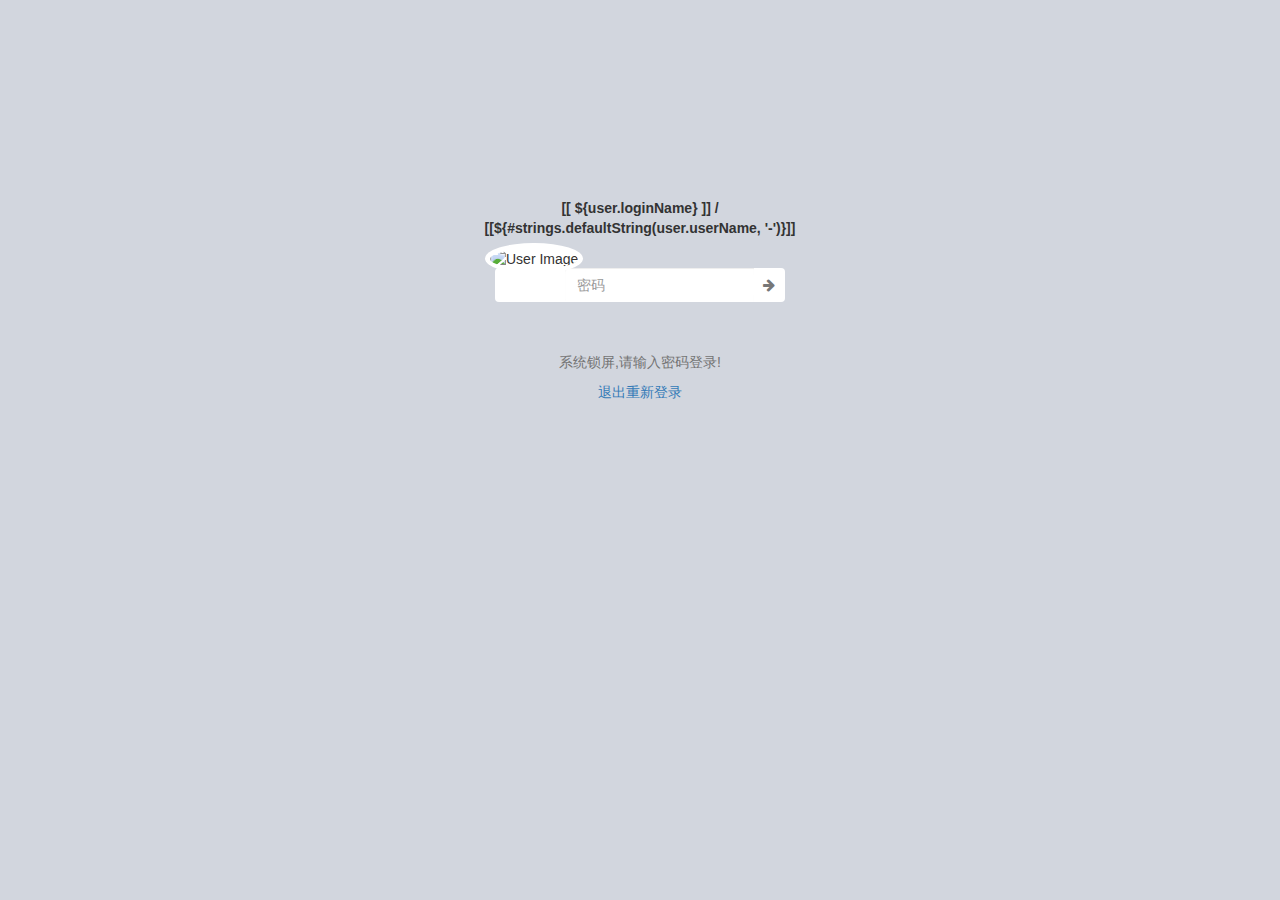
<file: target/classes/templates/lock.html>
<!DOCTYPE html>
<html lang="zh" xmlns:th="http://www.thymeleaf.org">
<head>
    <meta charset="utf-8">
    <meta name="viewport" content="width=device-width, initial-scale=1.0">
    <!--360浏览器优先以webkit内核解析-->
    <title>锁定屏幕</title>
    <link th:href="@{favicon.ico}" rel="shortcut icon"/>
    <link href="../static/css/bootstrap.min.css" th:href="@{/css/bootstrap.min.css}" rel="stylesheet"/>
    <link href="../static/css/font-awesome.min.css" th:href="@{/css/font-awesome.min.css}" rel="stylesheet"/>
	<style>.lockscreen{background:#d2d6de;height:auto;}.lockscreen .lockscreen-name{text-align:center;font-weight:600;margin-top:50px;margin-bottom:30px;}.lockscreen-wrapper{max-width:400px;margin:10% auto;z-index:800;position:relative;}.lockscreen .lockscreen-name{text-align:center;font-weight:600;margin-top:50px;margin-bottom:30px;}.lockscreen-item{border-radius:4px;padding:0;background:#fff;position:relative;margin:10px auto 30px auto;width:290px}.lockscreen-image{border-radius:50%;position:absolute;left:-10px;top:-25px;background:#fff;padding:5px;z-index:10}.lockscreen-image>img{border-radius:50%;width:70px;height:70px}.lockscreen-credentials{margin-left:70px}.lockscreen-credentials .form-control{border:0}.lockscreen-credentials .btn{background-color:#fff;border:0;padding:0 10px}.lockscreen-footer{margin-top:150px}.lockscreen-time{width:100%;color:#fff;font-size:60px;display:inline-block;text-align:center;font-family:'Open Sans',sans-serif;font-weight:300;}</style>
</head>
<body class="lockscreen">
<div class="lockscreen-wrapper">
    <div class="lockscreen-time"></div>
    <div class="lockscreen-name">[[ ${user.loginName} ]] / [[${#strings.defaultString(user.userName, '-')}]]</div>

    <div class="lockscreen-item">
        <div class="lockscreen-image">
            <img th:src="(${#strings.isEmpty(user.avatar)}) ? @{/img/profile.jpg} : @{${user.avatar}}" th:onerror="this.src='img/profile.jpg'" class="img-circle" alt="User Image">
        </div>
        <form class="lockscreen-credentials" method="post" action="#" onsubmit="return false;">
            <div class="input-group">
                <input type="password" name="password" autocomplete="off" class="form-control" placeholder="密码">
                <div class="input-group-btn">
                    <button type="button" class="btn" onclick="unlock()"><i class="fa fa-arrow-right text-muted"></i></button>
                </div>
            </div>
        </form>
    </div>
    
    <div class="help-block text-center" style="margin-top: 50px;">系统锁屏,请输入密码登录!</div>
    <div class="text-center">
        <a th:href="@{logout}">退出重新登录</a>
    </div>
</div>
<script src="../static/js/jquery.min.js" th:src="@{/js/jquery.min.js}"></script>
<script src="../static/js/bootstrap.min.js" th:src="@{/js/bootstrap.min.js}"></script>
<script src="../static/js/three.min.js" th:src="@{/js/three.min.js}"></script>
<script src="../static/ajax/libs/layer/layer.min.js" th:src="@{/ajax/libs/layer/layer.min.js}"></script>
<script src="../static/ruoyi/js/ry-ui.js" th:src="@{/ruoyi/js/ry-ui.js?v=4.7.8}"></script>
</body>
<script th:inline="javascript">
    var ctx = [[@{/}]];
    Date.prototype.format = function(fmt) {
	  var o = {
	    "M+" : this.getMonth()+1,                 //月份
	    "d+" : this.getDate(),                    //日
	    "h+" : this.getHours(),                   //小时
	    "m+" : this.getMinutes(),                 //分
	    "s+" : this.getSeconds(),                 //秒
	    "q+" : Math.floor((this.getMonth()+3)/3), //季度
	    "S"  : this.getMilliseconds()             //毫秒
	  };

	  if (/(y+)/.test(fmt)) {
          fmt = fmt.replace(RegExp.$1, (this.getFullYear() + "").substr(4 - RegExp.$1.length));
	  }

	  for (var k in o) {
		  if (new RegExp("(" + k + ")").test(fmt)) {
		      fmt = fmt.replace(RegExp.$1, (RegExp.$1.length == 1) ? (o[k]) : (("00" + o[k]).substr(("" + o[k]).length)));
		  }
      }
	  return fmt;
	}
    
    $(function() {
        $('.lockscreen-time').text((new Date()).format('hh:mm:ss'));
        setInterval(function() {
            $('.lockscreen-time').text((new Date()).format('hh:mm:ss'));
        }, 500);
        init();
        animate();
    });

    $(document).keydown(function(event) {
   	    if (event.keyCode == 13) {
   	    	unlock();
   	    }
   	});
     
    function unlock() {
        var username = $("input[name='username']").val();
        var password = $("input[name='password']").val();
        if ($.common.isEmpty(password)) {
        	$.modal.msg("请输入密码");
            return;
        }
        
        var index = "";
        var config = {
            url: ctx + "unlockscreen",
            type: "post",
            dataType: "json",
            data: { password: password },
            beforeSend: function() {
            	index = layer.load(2, {shade: false});
            },
            success: function(result) {
                if (result.code == web_status.SUCCESS) {
                    location.href = ctx + 'index';
                } else {
                    $.modal.msg(result.msg);
                    $("input[name='password']").val("");
                }
                layer.close(index);
            }
        };
        $.ajax(config);
    };

    var container;
    var camera, scene, projector, renderer;
    var PI2 = Math.PI * 2;

    var programFill = function(context) {
        context.beginPath();
        context.arc(0, 0, 1, 0, PI2, true);
        context.closePath();
        context.fill();
    };

    var programStroke = function(context) {
        context.lineWidth = 0.05;
        context.beginPath();
        context.arc(0, 0, 1, 0, PI2, true);
        context.closePath();
        context.stroke();
    };

    var mouse = { x: 0, y: 0 }, INTERSECTED;
    function init() {
    	container = document.createElement('div');
    	container.id = 'bgc';
    	container.style.position = 'absolute';
    	container.style.zIndex = '0';
    	container.style.top = '0px';
    	$(".lockscreen-wrapper").before(container);

        camera = new THREE.PerspectiveCamera(70, window.innerWidth / window.innerHeight, 1, 10000);
        camera.position.set(0, 300, 500);
        scene = new THREE.Scene();

        for (var i = 0; i < 100; i++) {
            var particle = new THREE.Particle(new THREE.ParticleCanvasMaterial({ color: Math.random() * 0x808080 + 0x808080, program: programStroke }));
            particle.position.x = Math.random() * 800 - 400;
            particle.position.y = Math.random() * 800 - 400;
            particle.position.z = Math.random() * 800 - 400;
            particle.scale.x = particle.scale.y = Math.random() * 10 + 10;
            scene.add(particle);
        }
        projector = new THREE.Projector();
        renderer = new THREE.CanvasRenderer();
        renderer.setSize(window.innerWidth, window.innerHeight - 10);
        container.appendChild(renderer.domElement);
        document.addEventListener('mousemove', onDocumentMouseMove, false);
        window.addEventListener('resize', onWindowResize, false);
    };

    function onWindowResize() {
        camera.aspect = window.innerWidth / window.innerHeight;
        camera.updateProjectionMatrix();
        renderer.setSize(window.innerWidth, window.innerHeight - 10);
    };

    function onDocumentMouseMove(event) {
        event.preventDefault();
        mouse.x = (event.clientX / window.innerWidth) * 2 - 1;
        mouse.y = -(event.clientY / window.innerHeight) * 2 + 1;
    };

    function animate() {
        requestAnimationFrame(animate);
        render();
    };

    var radius = 600;
    var theta = 0;

    function render() {
    	theta += 0.2;
    	camera.position.x = radius * Math.sin(theta * Math.PI / 360);
    	camera.position.y = radius * Math.sin(theta * Math.PI / 360);
    	camera.position.z = radius * Math.cos(theta * Math.PI / 360);
    	camera.lookAt(scene.position);
    	camera.updateMatrixWorld();

    	var vector = new THREE.Vector3(mouse.x, mouse.y, 0.5);
    	projector.unprojectVector(vector, camera);

    	var ray = new THREE.Ray(camera.position, vector.subSelf(camera.position).normalize());
    	var intersects = ray.intersectObjects(scene.children);

        if (intersects.length > 0) {
            if (INTERSECTED != intersects[0].object) {
                if (INTERSECTED) INTERSECTED.material.program = programStroke;
                INTERSECTED = intersects[0].object;
                INTERSECTED.material.program = programFill;
            }
        } else {
            if (INTERSECTED) INTERSECTED.material.program = programStroke;
            INTERSECTED = null;
        }
        renderer.render(scene, camera);
    }
</script>
</html>
</file>
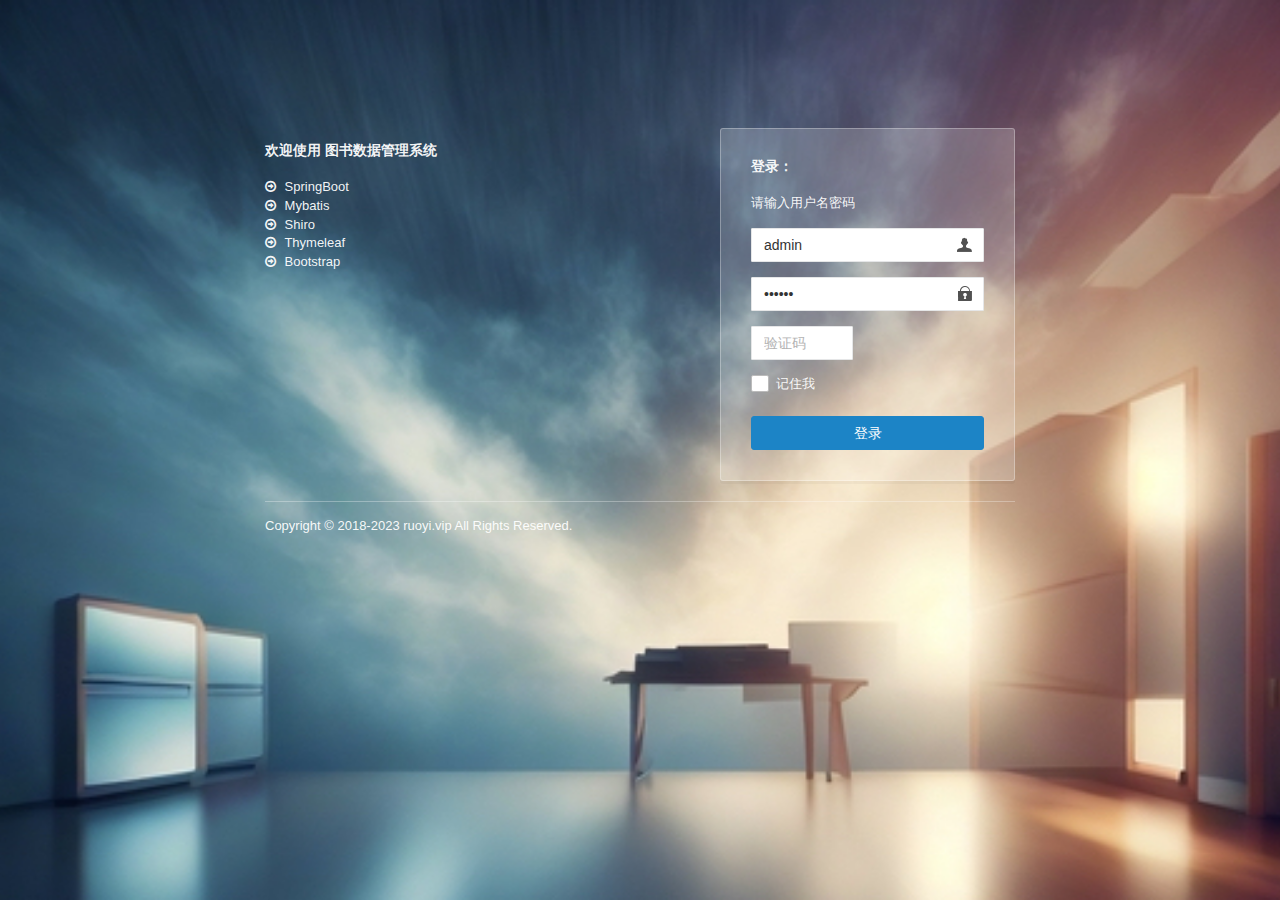
<file: target/classes/templates/login.html>
<!DOCTYPE html>
<html lang="zh" xmlns:th="http://www.thymeleaf.org">
<head>
    <meta charset="utf-8">
    <meta name="viewport" content="width=device-width, initial-scale=1.0, maximum-scale=1.0">
    <title>登录管理系统</title>
    <meta name="description" content="后台管理框架">
    <link href="../static/css/bootstrap.min.css" th:href="@{/css/bootstrap.min.css}" rel="stylesheet"/>
    <link href="../static/css/font-awesome.min.css" th:href="@{/css/font-awesome.min.css}" rel="stylesheet"/>
    <link href="../static/css/style.min.css" th:href="@{/css/style.min.css}" rel="stylesheet"/>
    <link href="../static/css/login.min.css" th:href="@{/css/login.min.css}" rel="stylesheet"/>
    <link href="../static/ruoyi/css/ry-ui.css" th:href="@{/ruoyi/css/ry-ui.css?v=4.7.8}" rel="stylesheet"/>
    <!-- 360浏览器急速模式 -->
    <meta name="renderer" content="webkit">
    <!-- 避免IE使用兼容模式 -->
    <meta http-equiv="X-UA-Compatible" content="IE=edge">
    <link rel="shortcut icon" href="../static/favicon.ico" th:href="@{favicon.ico}"/>
    <style type="text/css">label.error { position:inherit;  }</style>
    <script>
        if(window.top!==window.self){alert('未登录或登录超时。请重新登录');window.top.location=window.location};
    </script>
</head>
<body class="signin">
    <div class="signinpanel">
        <div class="row">
            <div class="col-sm-7">
                <div class="signin-info">
                    <div class="m-b"></div>
                    <h4>欢迎使用 <strong>图书数据管理系统</strong></h4>
                    <ul class="m-b">
                        <li><i class="fa fa-arrow-circle-o-right m-r-xs"></i> SpringBoot</li>
                        <li><i class="fa fa-arrow-circle-o-right m-r-xs"></i> Mybatis</li>
                        <li><i class="fa fa-arrow-circle-o-right m-r-xs"></i> Shiro</li>
                        <li><i class="fa fa-arrow-circle-o-right m-r-xs"></i> Thymeleaf</li>
                        <li><i class="fa fa-arrow-circle-o-right m-r-xs"></i> Bootstrap</li>
                    </ul>
                </div>
            </div>
            <div class="col-sm-5">
                <form id="signupForm" autocomplete="off">
                    <h4 class="no-margins">登录：</h4>
                    <p class="m-t-md">请输入用户名密码</p>
                    <input type="text"     name="username" class="form-control uname"     placeholder="用户名" value="admin"    />
                    <input type="password" name="password" class="form-control pword"     placeholder="密码"   value="123456" />
					<div class="row m-t" th:if="${captchaEnabled==true}">
						<div class="col-xs-6">
						    <input type="text" name="validateCode" class="form-control code" placeholder="验证码" maxlength="5" />
						</div>
						<div class="col-xs-6">
							<a href="javascript:void(0);" title="点击更换验证码">
								<img th:src="@{/captcha/captchaImage(type=${captchaType})}" class="imgcode" width="85%"/>
							</a>
						</div>
					</div>
                    <div class="checkbox-custom" th:if="${isRemembered}" th:classappend="${captchaEnabled==false} ? 'm-t'">
				        <input type="checkbox" id="rememberme" name="rememberme"> <label for="rememberme">记住我</label>
				    </div>
                    <button class="btn btn-success btn-block" id="btnSubmit" data-loading="正在验证登录，请稍候...">登录</button>
                </form>
            </div>
        </div>
        <div class="signup-footer">
            <div class="pull-left">
                Copyright © 2018-2023 ruoyi.vip All Rights Reserved. <br>
            </div>
        </div>
    </div>
<script th:inline="javascript"> var ctx = [[@{/}]]; var captchaType = [[${captchaType}]]; </script>
<!--[if lte IE 8]><script>window.location.href=ctx+'html/ie.html';</script><![endif]-->
<!-- 全局js -->
<script src="../static/js/jquery.min.js" th:src="@{/js/jquery.min.js}"></script>
<script src="../static/ajax/libs/validate/jquery.validate.min.js" th:src="@{/ajax/libs/validate/jquery.validate.min.js}"></script>
<script src="../static/ajax/libs/layer/layer.min.js" th:src="@{/ajax/libs/layer/layer.min.js}"></script>
<script src="../static/ajax/libs/blockUI/jquery.blockUI.js" th:src="@{/ajax/libs/blockUI/jquery.blockUI.js}"></script>
<script src="../static/ruoyi/js/ry-ui.js" th:src="@{/ruoyi/js/ry-ui.js?v=4.7.8}"></script>
<script src="../static/ruoyi/login.js" th:src="@{/ruoyi/login.js}"></script>
</body>
</html>
</file>
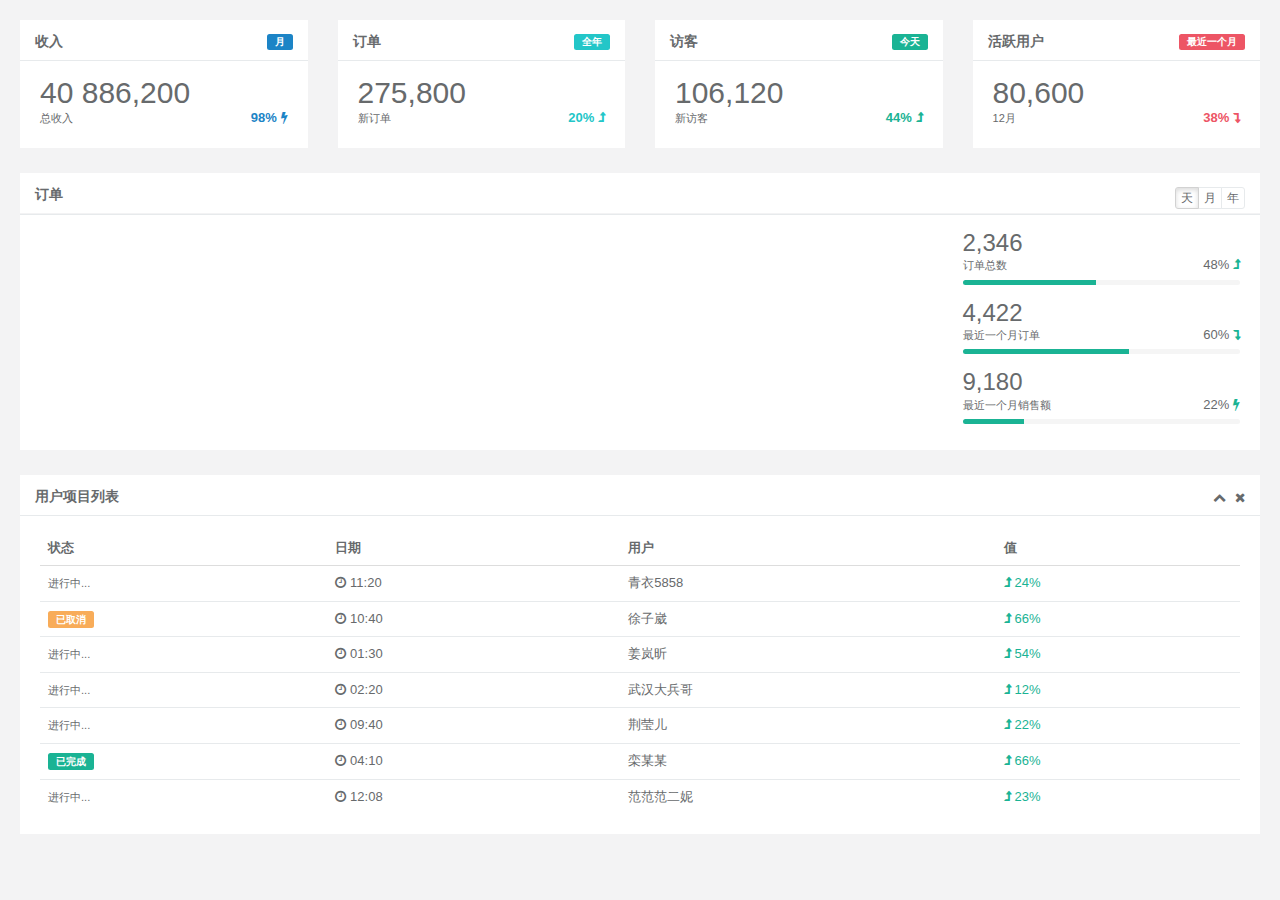
<file: target/classes/templates/main_v1.html>
<!DOCTYPE html>
<html lang="zh" xmlns:th="http://www.thymeleaf.org">
<head>
    <meta charset="utf-8">
    <meta name="viewport" content="width=device-width, initial-scale=1.0">
    <title>统计</title>
    <link rel="shortcut icon" href="favicon.ico">
    <link href="../static/css/bootstrap.min.css" th:href="@{/css/bootstrap.min.css}" rel="stylesheet"/>
    <link href="../static/css/font-awesome.min.css" th:href="@{/css/font-awesome.min.css}" rel="stylesheet"/>
    <link href="../static/css/animate.min.css" th:href="@{/css/animate.min.css}" rel="stylesheet"/>
    <link href="../static/css/style.min.css" th:href="@{/css/style.min.css}" rel="stylesheet"/>
</head>

<body class="gray-bg">
    <div class="wrapper wrapper-content">

        <div class="row">
            <div class="col-sm-3">
                <div class="ibox float-e-margins">
                    <div class="ibox-title">
                        <span class="label label-success pull-right">月</span>
                        <h5>收入</h5>
                    </div>
                    <div class="ibox-content">
                        <h1 class="no-margins">40 886,200</h1>
                        <div class="stat-percent font-bold text-success">98% <i class="fa fa-bolt"></i>
                        </div>
                        <small>总收入</small>
                    </div>
                </div>
            </div>
            <div class="col-sm-3">
                <div class="ibox float-e-margins">
                    <div class="ibox-title">
                        <span class="label label-info pull-right">全年</span>
                        <h5>订单</h5>
                    </div>
                    <div class="ibox-content">
                        <h1 class="no-margins">275,800</h1>
                        <div class="stat-percent font-bold text-info">20% <i class="fa fa-level-up"></i>
                        </div>
                        <small>新订单</small>
                    </div>
                </div>
            </div>
            <div class="col-sm-3">
                <div class="ibox float-e-margins">
                    <div class="ibox-title">
                        <span class="label label-primary pull-right">今天</span>
                        <h5>访客</h5>
                    </div>
                    <div class="ibox-content">
                        <h1 class="no-margins">106,120</h1>
                        <div class="stat-percent font-bold text-navy">44% <i class="fa fa-level-up"></i>
                        </div>
                        <small>新访客</small>
                    </div>
                </div>
            </div>
            <div class="col-sm-3">
                <div class="ibox float-e-margins">
                    <div class="ibox-title">
                        <span class="label label-danger pull-right">最近一个月</span>
                        <h5>活跃用户</h5>
                    </div>
                    <div class="ibox-content">
                        <h1 class="no-margins">80,600</h1>
                        <div class="stat-percent font-bold text-danger">38% <i class="fa fa-level-down"></i>
                        </div>
                        <small>12月</small>
                    </div>
                </div>
            </div>
        </div>
        
        <div class="row">
            <div class="col-sm-12">
                <div class="ibox float-e-margins">
                    <div class="ibox-title">
                        <h5>订单</h5>
                        <div class="pull-right">
                            <div class="btn-group">
                                <button type="button" class="btn btn-xs btn-white active">天</button>
                                <button type="button" class="btn btn-xs btn-white">月</button>
                                <button type="button" class="btn btn-xs btn-white">年</button>
                            </div>
                        </div>
                    </div>
                    <div class="ibox-content">
                        <div class="row">
                            <div class="col-sm-9">
                                <div class="flot-chart">
                                    <div class="flot-chart-content" id="flot-dashboard-chart"></div>
                                </div>
                            </div>
                            <div class="col-sm-3">
                                <ul class="stat-list">
                                    <li>
                                        <h2 class="no-margins">2,346</h2>
                                        <small>订单总数</small>
                                        <div class="stat-percent">48% <i class="fa fa-level-up text-navy"></i>
                                        </div>
                                        <div class="progress progress-mini">
                                            <div style="width: 48%;" class="progress-bar"></div>
                                        </div>
                                    </li>
                                    <li>
                                        <h2 class="no-margins ">4,422</h2>
                                        <small>最近一个月订单</small>
                                        <div class="stat-percent">60% <i class="fa fa-level-down text-navy"></i>
                                        </div>
                                        <div class="progress progress-mini">
                                            <div style="width: 60%;" class="progress-bar"></div>
                                        </div>
                                    </li>
                                    <li>
                                        <h2 class="no-margins ">9,180</h2>
                                        <small>最近一个月销售额</small>
                                        <div class="stat-percent">22% <i class="fa fa-bolt text-navy"></i>
                                        </div>
                                        <div class="progress progress-mini">
                                            <div style="width: 22%;" class="progress-bar"></div>
                                        </div>
                                    </li>
                                 </ul>
                            </div>
                        </div>
                    </div>
                </div>
            </div>
        </div>
        
        <div class="row">
            <div class="col-sm-12">
                <div class="ibox float-e-margins">
                    <div class="ibox-title">
                        <h5>用户项目列表</h5>
                        <div class="ibox-tools">
                            <a class="collapse-link">
                                <i class="fa fa-chevron-up"></i>
                            </a>
                            <a class="close-link">
                                <i class="fa fa-times"></i>
                            </a>
                        </div>
                    </div>
                    <div class="ibox-content">
                        <table class="table table-hover no-margins">
                            <thead>
                                <tr>
                                    <th>状态</th>
                                    <th>日期</th>
                                    <th>用户</th>
                                    <th>值</th>
                                </tr>
                            </thead>
                            <tbody>
                                <tr>
                                    <td><small>进行中...</small>
                                    </td>
                                    <td><i class="fa fa-clock-o"></i> 11:20</td>
                                    <td>青衣5858</td>
                                    <td class="text-navy"> <i class="fa fa-level-up"></i> 24%</td>
                                </tr>
                                <tr>
                                    <td><span class="label label-warning">已取消</span>
                                    </td>
                                    <td><i class="fa fa-clock-o"></i> 10:40</td>
                                    <td>徐子崴</td>
                                    <td class="text-navy"> <i class="fa fa-level-up"></i> 66%</td>
                                </tr>
                                <tr>
                                    <td><small>进行中...</small>
                                    </td>
                                    <td><i class="fa fa-clock-o"></i> 01:30</td>
                                    <td>姜岚昕</td>
                                    <td class="text-navy"> <i class="fa fa-level-up"></i> 54%</td>
                                </tr>
                                <tr>
                                    <td><small>进行中...</small>
                                    </td>
                                    <td><i class="fa fa-clock-o"></i> 02:20</td>
                                    <td>武汉大兵哥</td>
                                    <td class="text-navy"> <i class="fa fa-level-up"></i> 12%</td>
                                </tr>
                                <tr>
                                    <td><small>进行中...</small>
                                    </td>
                                    <td><i class="fa fa-clock-o"></i> 09:40</td>
                                    <td>荆莹儿</td>
                                    <td class="text-navy"> <i class="fa fa-level-up"></i> 22%</td>
                                </tr>
                                <tr>
                                    <td><span class="label label-primary">已完成</span>
                                    </td>
                                    <td><i class="fa fa-clock-o"></i> 04:10</td>
                                    <td>栾某某</td>
                                    <td class="text-navy"> <i class="fa fa-level-up"></i> 66%</td>
                                </tr>
                                <tr>
                                    <td><small>进行中...</small>
                                    </td>
                                    <td><i class="fa fa-clock-o"></i> 12:08</td>
                                    <td>范范范二妮</td>
                                    <td class="text-navy"> <i class="fa fa-level-up"></i> 23%</td>
                                </tr>
                            </tbody>
                        </table>
                    </div>
                </div>
            </div>
         </div>
      </div>
    </div>
    <script th:src="@{/js/jquery.min.js}"></script>
    <script th:src="@{/js/bootstrap.min.js}"></script>
    <script th:src="@{/ajax/libs/flot/jquery.flot.js}"></script>
    
    <th:block th:include="include :: sparkline-js" />
    <script type="text/javascript">
	    $(document).ready(function () {
	        var data2 = [
	            [gd(2012, 1, 1), 7], [gd(2012, 1, 2), 6], [gd(2012, 1, 3), 4], [gd(2012, 1, 4), 8],
	            [gd(2012, 1, 5), 9], [gd(2012, 1, 6), 7], [gd(2012, 1, 7), 5], [gd(2012, 1, 8), 4],
	            [gd(2012, 1, 9), 7], [gd(2012, 1, 10), 8], [gd(2012, 1, 11), 9], [gd(2012, 1, 12), 6],
	            [gd(2012, 1, 13), 4], [gd(2012, 1, 14), 5], [gd(2012, 1, 15), 11], [gd(2012, 1, 16), 8],
	            [gd(2012, 1, 17), 8], [gd(2012, 1, 18), 11], [gd(2012, 1, 19), 11], [gd(2012, 1, 20), 6],
	            [gd(2012, 1, 21), 6], [gd(2012, 1, 22), 8], [gd(2012, 1, 23), 11], [gd(2012, 1, 24), 13],
	            [gd(2012, 1, 25), 7], [gd(2012, 1, 26), 9], [gd(2012, 1, 27), 9], [gd(2012, 1, 28), 8],
	            [gd(2012, 1, 29), 5], [gd(2012, 1, 30), 8], [gd(2012, 1, 31), 25]
	        ];
	
	        var data3 = [
	            [gd(2012, 1, 1), 800], [gd(2012, 1, 2), 500], [gd(2012, 1, 3), 600], [gd(2012, 1, 4), 700],
	            [gd(2012, 1, 5), 500], [gd(2012, 1, 6), 456], [gd(2012, 1, 7), 800], [gd(2012, 1, 8), 589],
	            [gd(2012, 1, 9), 467], [gd(2012, 1, 10), 876], [gd(2012, 1, 11), 689], [gd(2012, 1, 12), 700],
	            [gd(2012, 1, 13), 500], [gd(2012, 1, 14), 600], [gd(2012, 1, 15), 700], [gd(2012, 1, 16), 786],
	            [gd(2012, 1, 17), 345], [gd(2012, 1, 18), 888], [gd(2012, 1, 19), 888], [gd(2012, 1, 20), 888],
	            [gd(2012, 1, 21), 987], [gd(2012, 1, 22), 444], [gd(2012, 1, 23), 999], [gd(2012, 1, 24), 567],
	            [gd(2012, 1, 25), 786], [gd(2012, 1, 26), 666], [gd(2012, 1, 27), 888], [gd(2012, 1, 28), 900],
	            [gd(2012, 1, 29), 178], [gd(2012, 1, 30), 555], [gd(2012, 1, 31), 993]
	        ];
	
	
	        var dataset = [
	            {
	                label: "订单数",
	                data: data3,
	                color: "#1ab394",
	                bars: {
	                    show: true,
	                    align: "center",
	                    barWidth: 24 * 60 * 60 * 600,
	                    lineWidth: 0
	                }
	
	            }, {
	                label: "付款数",
	                data: data2,
	                yaxis: 2,
	                color: "#464f88",
	                lines: {
	                    lineWidth: 1,
	                    show: true,
	                    fill: true,
	                    fillColor: {
	                        colors: [{
	                            opacity: 0.2
	                        }, {
	                            opacity: 0.2
	                        }]
	                    }
	                },
	                splines: {
	                    show: false,
	                    tension: 0.6,
	                    lineWidth: 1,
	                    fill: 0.1
	                },
	            }
	        ];
	
	
	        var options = {
	            xaxis: {
	                mode: "time",
	                tickSize: [3, "day"],
	                tickLength: 0,
	                axisLabel: "Date",
	                axisLabelUseCanvas: true,
	                axisLabelFontSizePixels: 12,
	                axisLabelFontFamily: 'Arial',
	                axisLabelPadding: 10,
	                color: "#838383"
	            },
	            yaxes: [{
	                    position: "left",
	                    max: 1070,
	                    color: "#838383",
	                    axisLabelUseCanvas: true,
	                    axisLabelFontSizePixels: 12,
	                    axisLabelFontFamily: 'Arial',
	                    axisLabelPadding: 3
	            }, {
	                    position: "right",
	                    clolor: "#838383",
	                    axisLabelUseCanvas: true,
	                    axisLabelFontSizePixels: 12,
	                    axisLabelFontFamily: ' Arial',
	                    axisLabelPadding: 67
	            }
	            ],
	            legend: {
	                noColumns: 1,
	                labelBoxBorderColor: "#000000",
	                position: "nw"
	            },
	            grid: {
	                hoverable: false,
	                borderWidth: 0,
	                color: '#838383'
	            }
	        };
	
	        function gd(year, month, day) {
	            return new Date(year, month - 1, day).getTime();
	        }
	
	        var previousPoint = null,
	            previousLabel = null;
	
	        $.plot($("#flot-dashboard-chart"), dataset, options);
	    });
    </script>
</body>
</html>
</file>
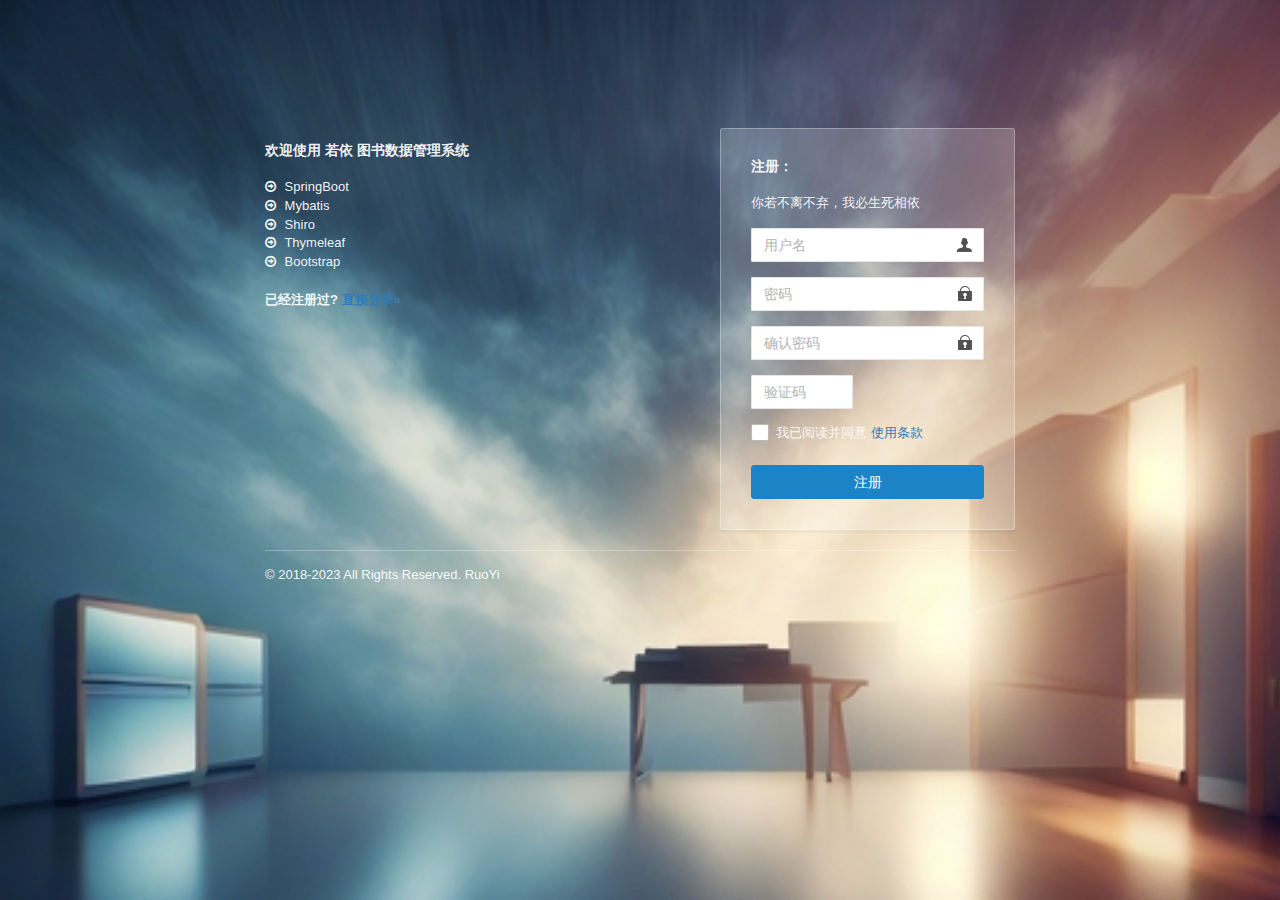
<file: target/classes/templates/register.html>
<!DOCTYPE html>
<html  lang="zh" xmlns:th="http://www.thymeleaf.org">
<head>
    <meta charset="utf-8">
    <meta name="viewport" content="width=device-width, initial-scale=1.0, maximum-scale=1.0">
    <title>注册管理系统</title>
    <meta name="description" content="后台管理框架">
    <link href="../static/css/bootstrap.min.css" th:href="@{/css/bootstrap.min.css}" rel="stylesheet"/>
    <link href="../static/css/font-awesome.min.css" th:href="@{/css/font-awesome.min.css}" rel="stylesheet"/>
    <link href="../static/css/style.min.css" th:href="@{/css/style.min.css}" rel="stylesheet"/>
    <link href="../static/css/login.min.css" th:href="@{/css/login.min.css}" rel="stylesheet"/>
    <link href="../static/ruoyi/css/ry-ui.css" th:href="@{/ruoyi/css/ry-ui.css?v=4.7.8}" rel="stylesheet"/>
    <!-- 360浏览器急速模式 -->
    <meta name="renderer" content="webkit">
    <!-- 避免IE使用兼容模式 -->
    <meta http-equiv="X-UA-Compatible" content="IE=edge">
    <link rel="shortcut icon" href="../static/favicon.ico" th:href="@{favicon.ico}"/>
    <style type="text/css">label.error { position:inherit;  }</style>
</head>
<body class="signin">
    <div class="signinpanel">
        <div class="row">
            <div class="col-sm-7">
                <div class="signin-info">
                    <div class="m-b"></div>
                    <h4>欢迎使用 <strong>若依 图书数据管理系统</strong></h4>
                    <ul class="m-b">
                        <li><i class="fa fa-arrow-circle-o-right m-r-xs"></i> SpringBoot</li>
                        <li><i class="fa fa-arrow-circle-o-right m-r-xs"></i> Mybatis</li>
                        <li><i class="fa fa-arrow-circle-o-right m-r-xs"></i> Shiro</li>
                        <li><i class="fa fa-arrow-circle-o-right m-r-xs"></i> Thymeleaf</li>
                        <li><i class="fa fa-arrow-circle-o-right m-r-xs"></i> Bootstrap</li>
                    </ul>
                    <strong>已经注册过? <a th:href="@{/login}">直接登录&raquo;</a></strong>
                </div>
            </div>
            <div class="col-sm-5">
                <form id="registerForm" autocomplete="off">
                    <h4 class="no-margins">注册：</h4>
                    <p class="m-t-md">你若不离不弃，我必生死相依</p>
                    <input type="text"     name="username" class="form-control uname"         placeholder="用户名"   maxlength="20" />
                    <input type="password" name="password" class="form-control pword"         placeholder="密码"     maxlength="20" />
                    <input type="password" name="confirmPassword" class="form-control pword"  placeholder="确认密码" maxlength="20" />
					<div class="row m-t" th:if="${captchaEnabled==true}">
						<div class="col-xs-6">
						    <input type="text" name="validateCode" class="form-control code"  placeholder="验证码"   maxlength="5" >
						</div>
						<div class="col-xs-6">
							<a href="javascript:void(0);" title="点击更换验证码">
								<img th:src="@{/captcha/captchaImage(type=${captchaType})}" class="imgcode" width="85%"/>
							</a>
						</div>
					</div>
                    <div class="checkbox-custom" th:classappend="${captchaEnabled==false} ? 'm-t'">
				        <input type="checkbox" id="acceptTerm" name="acceptTerm"> <label for="acceptTerm">我已阅读并同意</label>
				        <a href="https://gitee.com/y_project/RuoYi/blob/master/README.md" target="_blank">使用条款</a>
				    </div>
                    <button class="btn btn-success btn-block" id="btnSubmit" data-loading="正在验证注册，请稍候...">注册</button>
                </form>
            </div>
        </div>
        <div class="signup-footer">
            <div class="pull-left">
                &copy; 2018-2023 All Rights Reserved. RuoYi <br>
            </div>
        </div>
    </div>
<script th:inline="javascript"> var ctx = [[@{/}]]; var captchaType = [[${captchaType}]]; </script>
<!-- 全局js -->
<script src="../static/js/jquery.min.js" th:src="@{/js/jquery.min.js}"></script>
<script src="../static/ajax/libs/validate/jquery.validate.min.js" th:src="@{/ajax/libs/validate/jquery.validate.min.js}"></script>
<script src="../static/ajax/libs/layer/layer.min.js" th:src="@{/ajax/libs/layer/layer.min.js}"></script>
<script src="../static/ajax/libs/blockUI/jquery.blockUI.js" th:src="@{/ajax/libs/blockUI/jquery.blockUI.js}"></script>
<script src="../static/ruoyi/js/ry-ui.js" th:src="@{/ruoyi/js/ry-ui.js?v=4.7.8}"></script>
<script src="../static/ruoyi/register.js" th:src="@{/ruoyi/register.js}"></script>
</body>
</html>
</file>
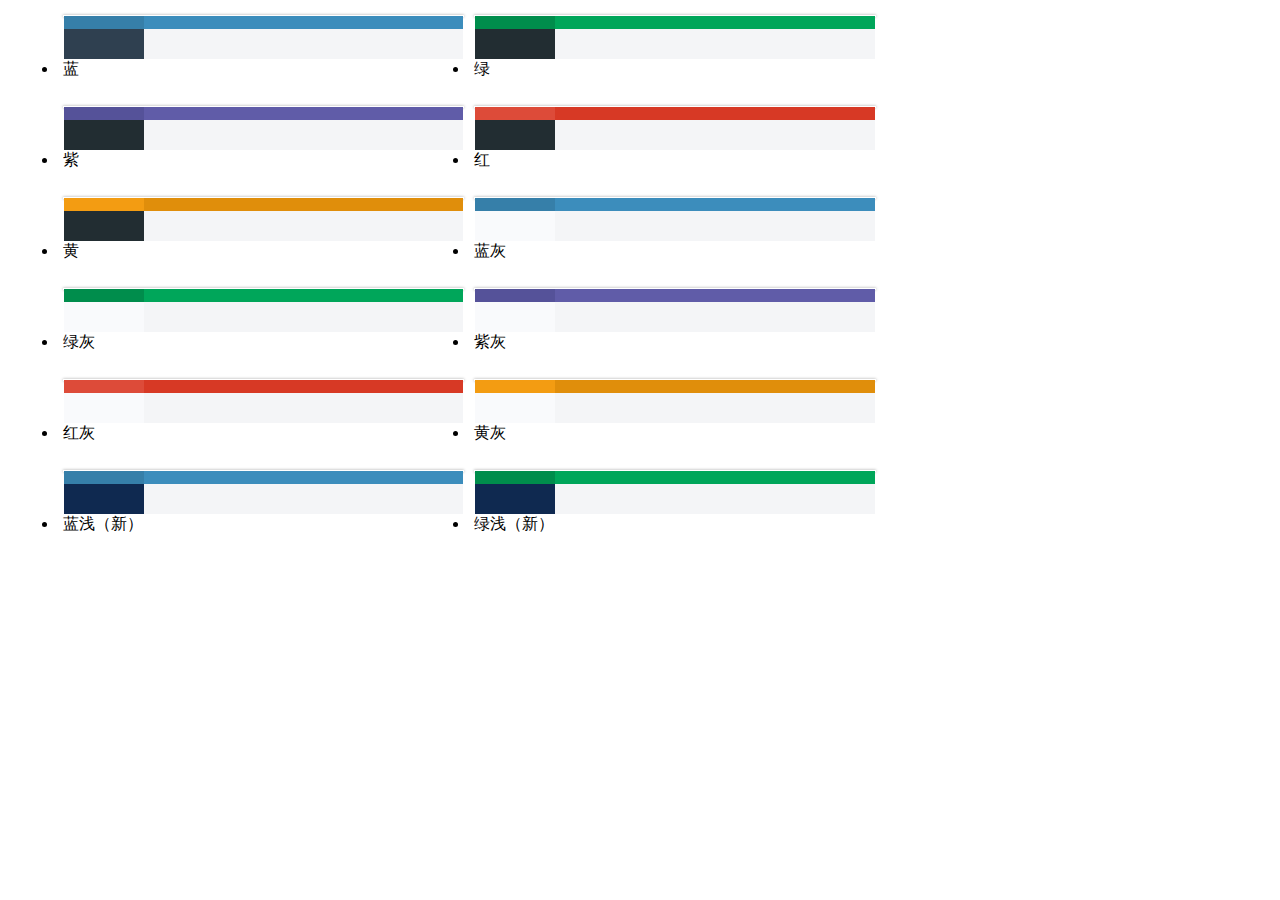
<file: target/classes/templates/skin.html>
<!DOCTYPE html>
<html  lang="zh" xmlns:th="http://www.thymeleaf.org">
<head>
    <meta charset="utf-8">
    <meta name="viewport" content="width=device-width, initial-scale=1.0">
    <meta name="renderer" content="webkit">
    <title>主题选择</title>
    <!--[if lt IE 9]>
    <meta http-equiv="refresh" content="0;ie.html"/>
    <![endif]-->
    <link rel="shortcut icon" href="../static/favicon.ico" th:href="@{favicon.ico}"/>
    <link th:href="@{/css/bootstrap.min.css}" rel="stylesheet"/>
    <link th:href="@{/css/style.min.css}" rel="stylesheet"/>
    <style type="text/css">
		.list-unstyled{margin:10px;}
		.full-opacity-hover{opacity:1;filter:alpha(opacity=1);border:1px solid #fff}
		.full-opacity-hover:hover{border:1px solid #f00;}
	</style>
</head>
<body class="gray-bg">
<ul class="list-unstyled clearfix">
	<li style="float:left; width: 33.33333%; padding: 5px;">
		<a href="javascript:" data-skin="skin-blue|theme-dark" style="display: block; box-shadow: 0 0 3px rgba(0,0,0,0.4)" class="clearfix full-opacity-hover">
			<span style="width: 20%; float: left; height: 13px; background: #367fa9"></span>
			<span style="width: 80%; float: left; height: 13px; background: #3c8dbc"></span>
			<span style="width: 20%; float: left; height: 30px; background: #2f4050"></span>
			<span style="width: 80%; float: left; height: 30px; background: #f4f5f7"></span>
		</a>
		<p class="text-center">蓝</p>
	</li>
	
	<li style="float:left; width: 33.33333%; padding: 5px;">
		<a href="javascript:" data-skin="skin-green|theme-dark" style="display: block; box-shadow: 0 0 3px rgba(0,0,0,0.4)" class="clearfix full-opacity-hover">
			<span style="width: 20%; float: left; height: 13px; background: #008d4c"></span>
			<span style="width: 80%; float: left; height: 13px; background: #00a65a"></span>
			<span style="width: 20%; float: left; height: 30px; background: #222d32"></span>
			<span style="width: 80%; float: left; height: 30px; background: #f4f5f7"></span>
		</a>
		<p class="text-center">绿</p>
	</li>
	
	<li style="float:left; width: 33.33333%; padding: 5px;">
		<a href="javascript:" data-skin="skin-purple|theme-dark" style="display: block; box-shadow: 0 0 3px rgba(0,0,0,0.4)" class="clearfix full-opacity-hover">
			<span style="width: 20%; float: left; height: 13px; background: #555299"></span>
			<span style="width: 80%; float: left; height: 13px; background: #605ca8"></span>
			<span style="width: 20%; float: left; height: 30px; background: #222d32"></span>
			<span style="width: 80%; float: left; height: 30px; background: #f4f5f7"></span>
		</a>
		<p class="text-center">紫</p>
	</li>
	
	<li style="float:left; width: 33.33333%; padding: 5px;">
		<a href="javascript:" data-skin="skin-red|theme-dark" style="display: block; box-shadow: 0 0 3px rgba(0,0,0,0.4)" class="clearfix full-opacity-hover">
			<span style="width: 20%; float: left; height: 13px; background: #dd4b39"></span>
			<span style="width: 80%; float: left; height: 13px; background: #d73925"></span>
			<span style="width: 20%; float: left; height: 30px; background: #222d32"></span>
			<span style="width: 80%; float: left; height: 30px; background: #f4f5f7"></span>
		</a>
		<p class="text-center">红</p>
	</li>
	
	<li style="float:left; width: 33.33333%; padding: 5px;">
		<a href="javascript:" data-skin="skin-yellow|theme-dark" style="display: block; box-shadow: 0 0 3px rgba(0,0,0,0.4)" class="clearfix full-opacity-hover">
			<span style="width: 20%; float: left; height: 13px; background: #f39c12"></span>
			<span style="width: 80%; float: left; height: 13px; background: #e08e0b"></span>
			<span style="width: 20%; float: left; height: 30px; background: #222d32"></span>
			<span style="width: 80%; float: left; height: 30px; background: #f4f5f7"></span>
		</a>
		<p class="text-center">黄</p>
	</li>
	
	<li style="float:left; width: 33.33333%; padding: 5px;">
		<a href="javascript:" data-skin="skin-blue|theme-light" style="display: block; box-shadow: 0 0 3px rgba(0,0,0,0.4)" class="clearfix full-opacity-hover">
			<span style="width: 20%; float: left; height: 13px; background: #367fa9"></span>
			<span style="width: 80%; float: left; height: 13px; background: #3c8dbc"></span>
			<span style="width: 20%; float: left; height: 30px; background: #f9fafc"></span>
			<span style="width: 80%; float: left; height: 30px; background: #f4f5f7"></span>
		</a>
		<p class="text-center">蓝灰</p>
	</li>
	
	<li style="float:left; width: 33.33333%; padding: 5px;">
		<a href="javascript:" data-skin="skin-green|theme-light" style="display: block; box-shadow: 0 0 3px rgba(0,0,0,0.4)" class="clearfix full-opacity-hover">
			<span style="width: 20%; float: left; height: 13px; background: #008d4c"></span>
			<span style="width: 80%; float: left; height: 13px; background: #00a65a"></span>
			<span style="width: 20%; float: left; height: 30px; background: #f9fafc"></span>
			<span style="width: 80%; float: left; height: 30px; background: #f4f5f7"></span>
		</a>
		<p class="text-center">绿灰</p>
	</li>
	
	<li style="float:left; width: 33.33333%; padding: 5px;">
		<a href="javascript:" data-skin="skin-purple|theme-light" style="display: block; box-shadow: 0 0 3px rgba(0,0,0,0.4)" class="clearfix full-opacity-hover">
			<span style="width: 20%; float: left; height: 13px; background: #555299"></span>
			<span style="width: 80%; float: left; height: 13px; background: #605ca8"></span>
			<span style="width: 20%; float: left; height: 30px; background: #f9fafc"></span>
			<span style="width: 80%; float: left; height: 30px; background: #f4f5f7"></span>
		</a>
		<p class="text-center">紫灰</p>
	</li>
	
	<li style="float:left; width: 33.33333%; padding: 5px;">
		<a href="javascript:" data-skin="skin-red|theme-light" style="display: block; box-shadow: 0 0 3px rgba(0,0,0,0.4)" class="clearfix full-opacity-hover">
			<span style="width: 20%; float: left; height: 13px; background: #dd4b39"></span>
			<span style="width: 80%; float: left; height: 13px; background: #d73925"></span>
			<span style="width: 20%; float: left; height: 30px; background: #f9fafc"></span>
			<span style="width: 80%; float: left; height: 30px; background: #f4f5f7"></span>
		</a>
		<p class="text-center">红灰</p>
	</li>
	
	<li style="float:left; width: 33.33333%; padding: 5px;">
		<a href="javascript:" data-skin="skin-yellow|theme-light" style="display: block; box-shadow: 0 0 3px rgba(0,0,0,0.4)" class="clearfix full-opacity-hover">
			<span style="width: 20%; float: left; height: 13px; background: #f39c12"></span>
			<span style="width: 80%; float: left; height: 13px; background: #e08e0b"></span>
			<span style="width: 20%; float: left; height: 30px; background: #f9fafc"></span>
			<span style="width: 80%; float: left; height: 30px; background: #f4f5f7"></span>
		</a>
		<p class="text-center">黄灰</p>
	</li>
	
	<li style="float:left; width: 33.33333%; padding: 5px;">
		<a href="javascript:" data-skin="skin-blue|theme-blue" style="display: block; box-shadow: 0 0 3px rgba(0,0,0,0.4)" class="clearfix full-opacity-hover">
			<span style="width: 20%; float: left; height: 13px; background: #367fa9"></span>
			<span style="width: 80%; float: left; height: 13px; background: #3c8dbc"></span>
			<span style="width: 20%; float: left; height: 30px; background: rgba(15,41,80,1)"></span>
			<span style="width: 80%; float: left; height: 30px; background: #f4f5f7"></span>
		</a>
		<p class="text-center">蓝浅（新）</p>
	</li>
	<li style="float:left; width: 33.33333%; padding: 5px;">
		<a href="javascript:" data-skin="skin-green|theme-blue" style="display: block; box-shadow: 0 0 3px rgba(0,0,0,0.4)" class="clearfix full-opacity-hover">
			<span style="width: 20%; float: left; height: 13px; background: #008d4c"></span>
			<span style="width: 80%; float: left; height: 13px; background: #00a65a"></span>
			<span style="width: 20%; float: left; height: 30px; background: rgba(15,41,80,1)"></span>
			<span style="width: 80%; float: left; height: 30px; background: #f4f5f7"></span>
		</a>
		<p class="text-center">绿浅（新）</p>
	</li>
</ul>
</body>
<script th:src="@{/js/jquery.min.js}"></script>
<script th:src="@{/ruoyi/js/common.js?v=4.7.8}"></script>
<script type="text/javascript">
//皮肤样式列表
var skins = ["skin-blue", "skin-green", "skin-purple", "skin-red", "skin-yellow"];

// 主题样式列表
var themes = ["theme-dark", "theme-light", "theme-blue"];

$("[data-skin]").on('click',
function(e) {
    var skin = $(this).data('skin');
    $.each(skins, function(i) {
        parent.$("body").removeClass(skins[i]);
    });
    $.each(themes, function(i) {
        parent.$("body").removeClass(themes[i]);
    });
    parent.$("body").addClass(skin.split('|')[0]);
    parent.$("body").addClass(skin.split('|')[1]);
    storage.set('skin', skin);
});
</script>
</html>
</file>
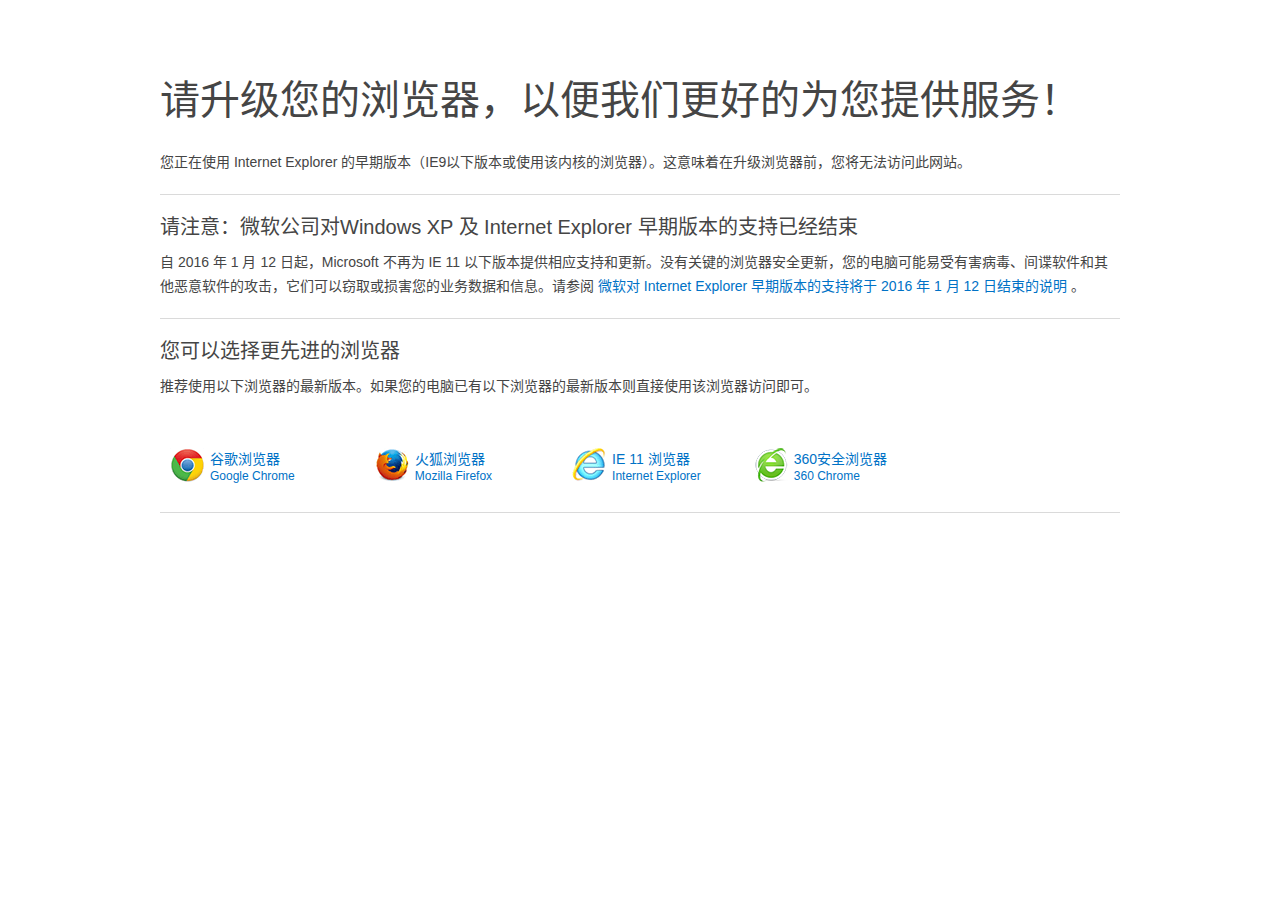
<file: target/classes/static/html/ie.html>
<!DOCTYPE html>
<html lang="zh-CN">
<head>
    <meta charset="UTF-8" />
    <title>请升级您的浏览器</title>
    <meta http-equiv="X-UA-Compatible" content="IE=Edge,chrome=1" >
    <meta name="renderer" content="webkit">
    <base target="_blank" />
    <style type="text/css">
        html,body,div,span,applet,object,iframe,h1,h2,h3,h4,h5,h6,p,blockquote,pre,a,abbr,acronym,address,big,cite,code,del,dfn,em,img,ins,kbd,q,s,samp,small,strike,strong,sub,sup,tt,var,b,u,i,center,dl,dt,dd,ol,ul,li,fieldset,form,label,legend,table,caption,tbody,tfoot,thead,tr,th,td,article,aside,canvas,details,embed,figure,figcaption,footer,header,hgroup,menu,nav,output,ruby,section,summary,time,mark,audio,video{border:0;font-size:100%;font:inherit;vertical-align:baseline;margin:0;padding:0}article,aside,details,figcaption,figure,footer,header,hgroup,menu,nav,section{display:block}body{line-height:1}ol,ul{list-style:none}blockquote,q{quotes:none}blockquote:before,blockquote:after,q:before,q:after{content:none}table{border-collapse:collapse;border-spacing:0}
        a{text-decoration:none;color:#0072c6;}a:hover{text-decoration:none;color:#004d8c;}
        body{width:960px;margin:0 auto;padding:10px;font-size:14px;line-height:24px;color:#454545;font-family:'Microsoft YaHei UI','Microsoft YaHei',DengXian,SimSun,'Segoe UI',Tahoma,Helvetica,sans-serif;overflow-y:scroll}
        h1{font-size:40px;line-height:80px;font-weight:100;margin-bottom:10px;}
        h2{font-size:20px;line-height:25px;font-weight:100;margin:10px 0;}
        em{color:red}
        p{margin-bottom:10px;}
        hr{margin:20px 0;border:0;border-top:1px solid #dadada}
        span{display:block;font-size:12px;line-height:12px;}
        .clean{clear:both;}
        .browser{padding:10px 10px;}
        .browser li{width:auto;padding:0 80px;margin-top:30px;height:34px;line-height:22px;float:left;list-style:none;background:url([data-uri]) no-repeat;padding-left:40px}
        .browser .browser-firefox{background-position:0 -34px}
        .browser .browser-ie{background-position:0 -68px;margin-left:0px}
        .browser .browser-360{background-position:0 -170px;margin-left: -27px}
    </style>
</head>
<body style="margin-top:50px">
<h1>请升级您的浏览器，以便我们更好的为您提供服务！</h1>
<p>您正在使用 Internet Explorer 的早期版本（IE9以下版本或使用该内核的浏览器）。这意味着在升级浏览器前，您将无法访问此网站。</p>
<hr>
<h2>请注意：微软公司对Windows XP 及 Internet Explorer 早期版本的支持已经结束</h2>
<p>自 2016 年 1 月 12 日起，Microsoft 不再为 IE 11 以下版本提供相应支持和更新。没有关键的浏览器安全更新，您的电脑可能易受有害病毒、间谍软件和其他恶意软件的攻击，它们可以窃取或损害您的业务数据和信息。请参阅 <a href="https://www.microsoft.com/zh-cn/WindowsForBusiness/End-of-IE-support">微软对 Internet Explorer 早期版本的支持将于 2016 年 1 月 12 日结束的说明</a> 。</p>
<hr>
<h2>您可以选择更先进的浏览器</h2>
<p>推荐使用以下浏览器的最新版本。如果您的电脑已有以下浏览器的最新版本则直接使用该浏览器访问即可。</p>
<ul class="browser">
    <li class="browser-chrome"><a href="https://www.google.cn/chrome/browser/desktop/index.html?hl=zh-CN&standalone=1"> 谷歌浏览器<span>Google Chrome</span></a></li>
    <li class="browser-firefox"><a href="https://www.mozilla.org/zh-CN/firefox/new/"> 火狐浏览器<span>Mozilla Firefox</span></a></li>
    <li class="browser-ie"><a href="https://windows.microsoft.com/zh-cn/internet-explorer/download-ie"> IE 11 浏览器<span>Internet Explorer</span></a></li>
    <li class="browser-360"><a href="http://se.360.cn/"> 360安全浏览器<span>360 Chrome</span></a></li>
    <div class="clean"></div>
</ul>
<hr>
</body>
</html>
</file>
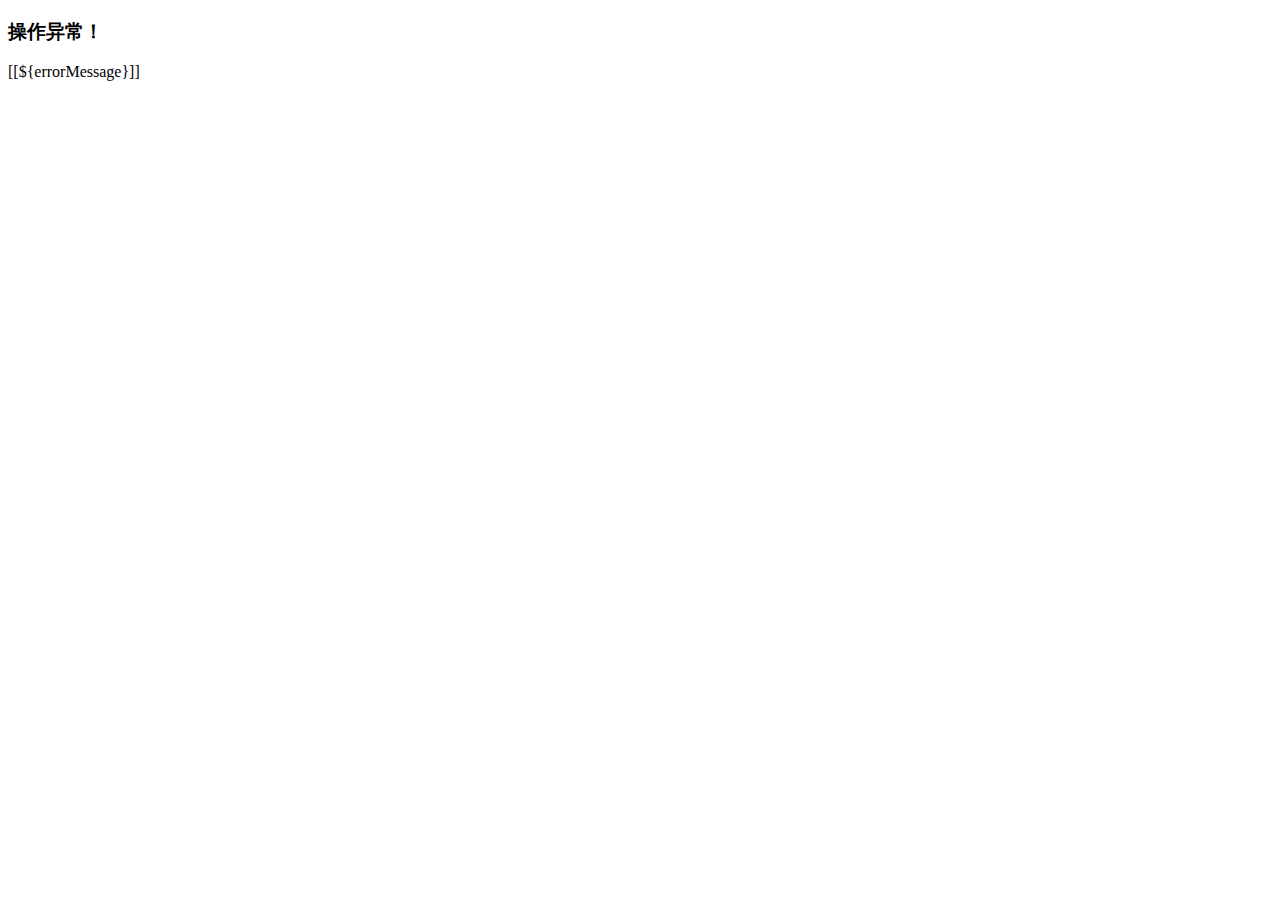
<file: target/classes/templates/error/service.html>
<!DOCTYPE html>
<html lang="zh">
<head>
    <meta charset="utf-8">
    <meta name="viewport" content="width=device-width, initial-scale=1.0">
    <title>RuoYi - 500</title>
	<link th:href="@{/css/bootstrap.min.css}" rel="stylesheet"/>
    <link th:href="@{/css/animate.min.css}" rel="stylesheet"/>
    <link th:href="@{/css/style.min.css}" rel="stylesheet"/>
</head>
<body class="gray-bg">
    <div class="middle-box text-center animated fadeInDown">
        <h3 class="font-bold">操作异常！</h3>

        <div class="error-desc">
            [[${errorMessage}]]
        </div>
    </div>
</body>
</html>
</file>
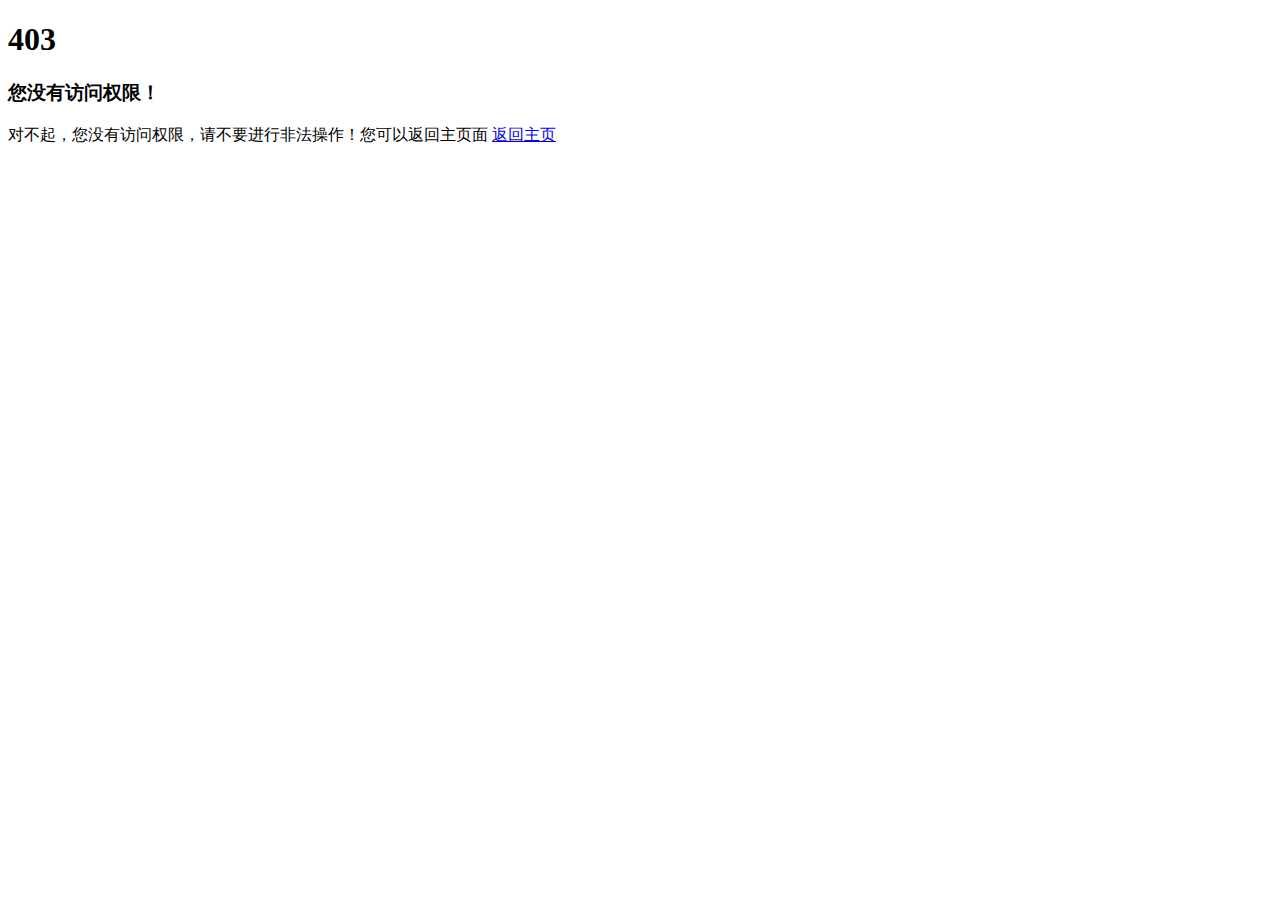
<file: target/classes/templates/error/unauth.html>
<!DOCTYPE html>
<html lang="zh">
<head>
    <meta charset="utf-8">
    <meta name="viewport" content="width=device-width, initial-scale=1.0">
    <title>RuoYi - 403</title>
	<link th:href="@{/css/bootstrap.min.css}" rel="stylesheet"/>
    <link th:href="@{/css/animate.min.css}" rel="stylesheet"/>
    <link th:href="@{/css/style.min.css}" rel="stylesheet"/>
</head>
<body class="gray-bg">
    <div class="middle-box text-center animated fadeInDown">
        <h1>403</h1>
        <h3 class="font-bold">您没有访问权限！</h3>

        <div class="error-desc">
                                对不起，您没有访问权限，请不要进行非法操作！您可以返回主页面
            <a href="javascript:index()" class="btn btn-outline btn-primary btn-xs">返回主页</a>
        </div>
    </div>
    <script th:inline="javascript">
      var ctx = [[@{/}]];
      function index() {
    	  window.top.location = ctx + "index";
      }
    </script>
</body>
</html>
</file>
